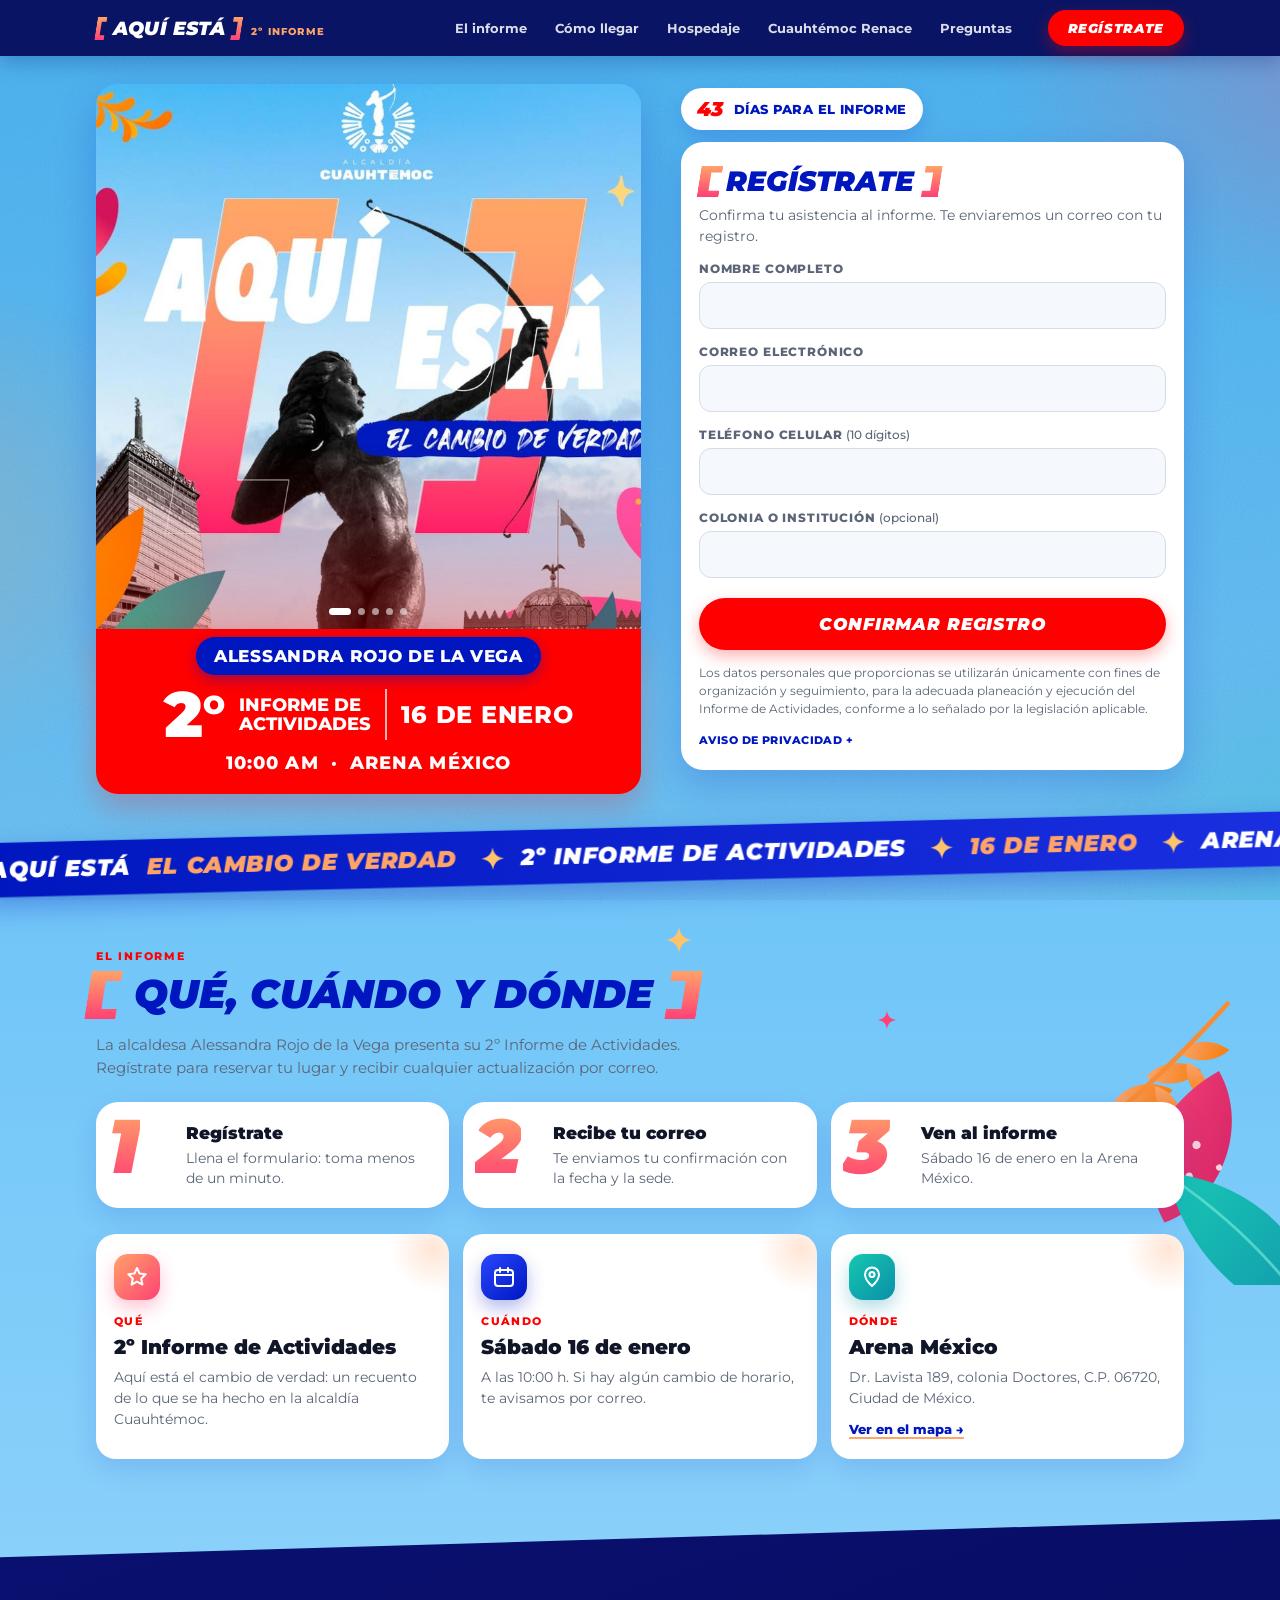
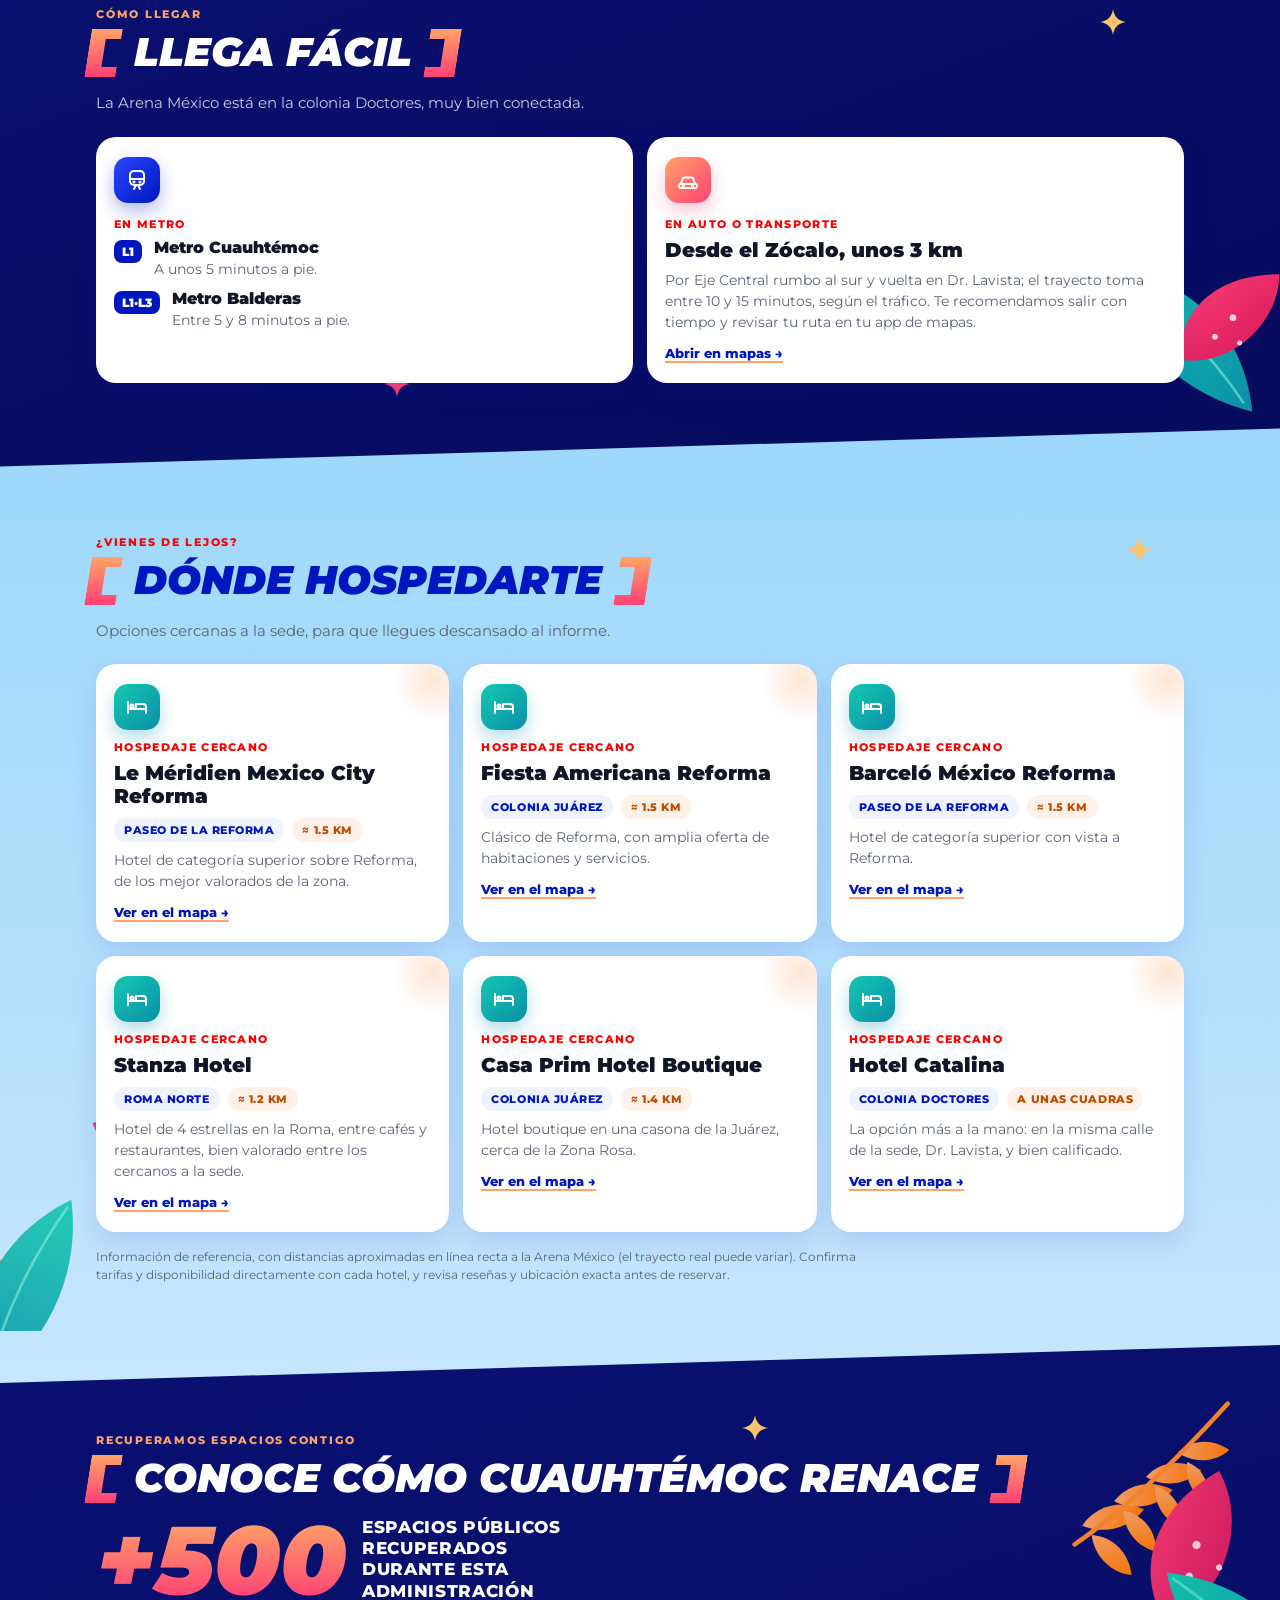
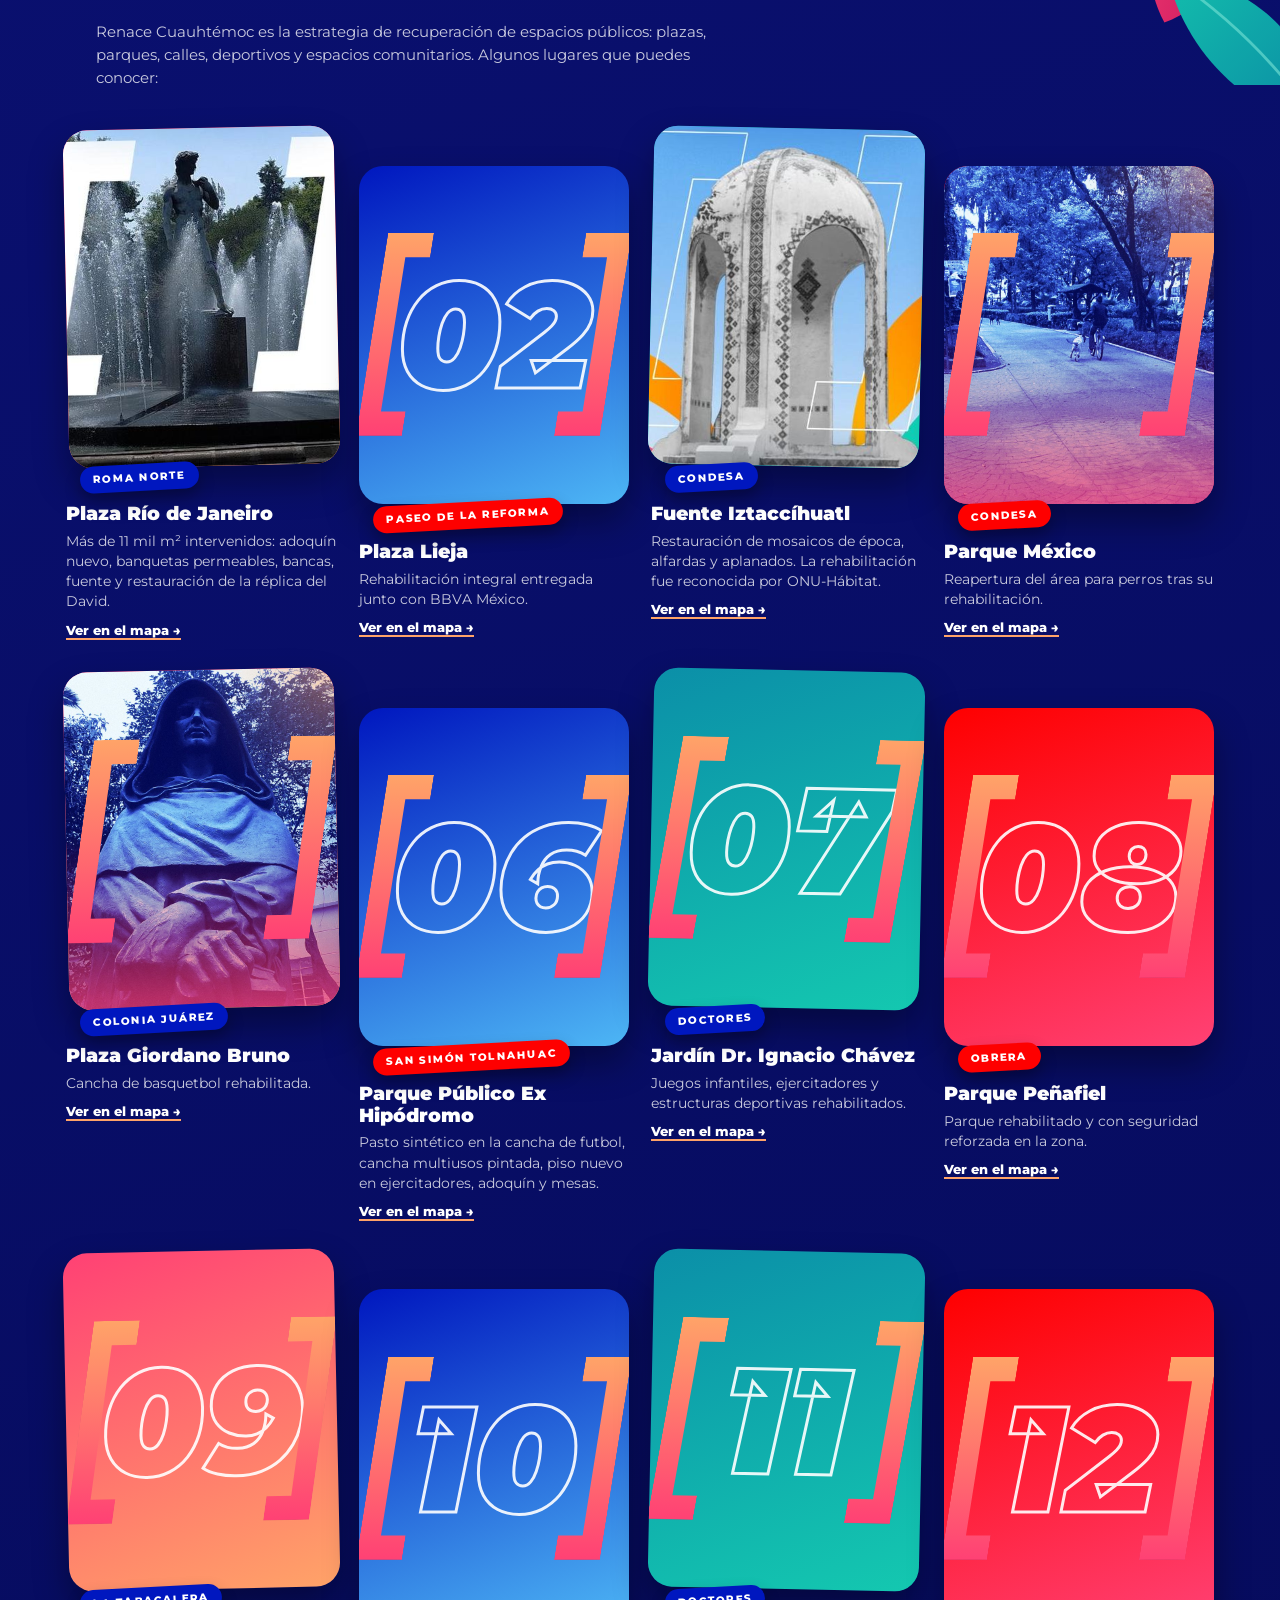
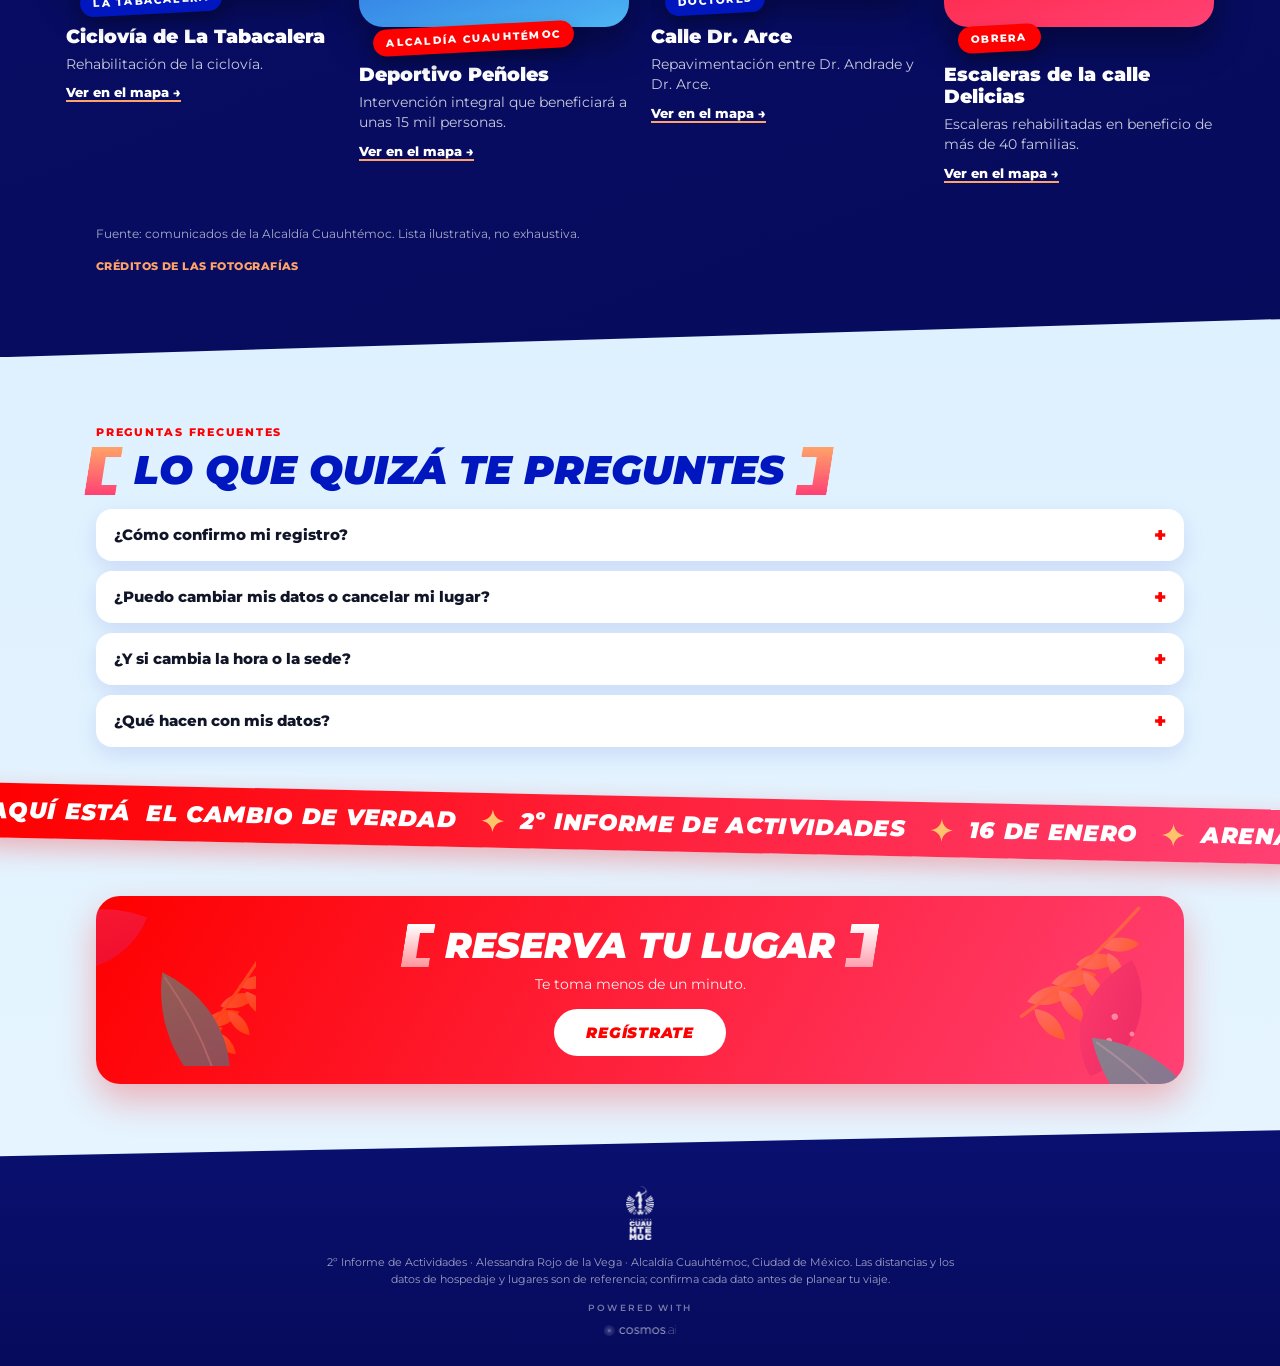
<file: index.html>
<!doctype html>
<html lang="es">
<head>
<meta charset="utf-8">
<meta name="viewport" content="width=device-width, initial-scale=1, viewport-fit=cover">
<meta name="robots" content="noindex, nofollow">
<title>Aquí está · 2º Informe de Actividades · Regístrate</title>
<meta name="description" content="Regístrate al 2º Informe de Actividades de Alessandra Rojo de la Vega. 16 de enero.">
<meta property="og:type" content="website">
<meta property="og:locale" content="es_MX">
<meta property="og:title" content="2º Informe de Actividades · Regístrate">
<meta property="og:description" content="Alessandra Rojo de la Vega · 16 de enero. Aquí está el cambio de verdad.">
<meta property="og:url" content="https://aquiesta.online/">
<meta property="og:image" content="https://aquiesta.online/preview-informe-v1.jpg">
<meta property="og:image:secure_url" content="https://aquiesta.online/preview-informe-v1.jpg">
<meta property="og:image:type" content="image/jpeg">
<meta property="og:image:alt" content="2º Informe de Actividades · Alessandra Rojo de la Vega · 16 de enero">
<meta property="og:image:width" content="1200">
<meta property="og:image:height" content="630">
<meta name="twitter:card" content="summary_large_image">
<meta name="twitter:image" content="https://aquiesta.online/preview-informe-v1.jpg">
<link rel="preconnect" href="https://fonts.googleapis.com">
<link rel="preconnect" href="https://fonts.gstatic.com" crossorigin>
<link href="https://fonts.googleapis.com/css2?family=Montserrat:ital,wght@0,500;0,600;0,700;0,800;0,900;1,800;1,900&display=swap" rel="stylesheet">
<link rel="preload" as="image" href="img/hero-0.jpg">
<style>
:root{--azul:#0017bf;--noche:#060b5c;--rojo:#fe0000;--cielo:#4db6f5;--naranja:#ffa368;--rosa:#ff4174;--tinta:#101528;--mute:#5b6577;--linea:#d5dce8;--err:#d40000}
*{box-sizing:border-box;margin:0}
html{-webkit-text-size-adjust:100%;scroll-behavior:smooth}
body{font-family:Montserrat,system-ui,sans-serif;color:var(--tinta);min-height:100vh;position:relative;overflow-x:hidden;
  background:linear-gradient(180deg,var(--cielo) 0,#86cffa 24%,#cfeafd 52%,#e7f5ff 100%)}
body::before{content:"";position:fixed;inset:0;pointer-events:none;z-index:0;opacity:.08;mix-blend-mode:multiply;
  background-image:url("data:image/svg+xml;utf8,<svg xmlns='http://www.w3.org/2000/svg' width='180' height='180'><filter id='n'><feTurbulence type='fractalNoise' baseFrequency='.85' numOctaves='2' stitchTiles='stitch'/><feColorMatrix values='0 0 0 0 0  0 0 0 0 0  0 0 0 0 0  0 0 0 .9 0'/></filter><rect width='100%' height='100%' filter='url(%23n)'/></svg>")}
body::after{content:"";position:fixed;inset:0;pointer-events:none;z-index:0;
  background:radial-gradient(560px 400px at 108% 6%,rgba(255,65,116,.28),transparent 70%),radial-gradient(520px 380px at -12% 58%,rgba(255,163,104,.28),transparent 70%),radial-gradient(460px 320px at 105% 96%,rgba(0,200,170,.18),transparent 70%)}
main,.top,.pie{position:relative;z-index:1}
a{color:inherit}
/* barra superior */
.top{position:sticky;top:0;z-index:30;background:rgba(6,11,92,.94);-webkit-backdrop-filter:blur(8px);backdrop-filter:blur(8px);padding-top:env(safe-area-inset-top);box-shadow:0 6px 20px rgba(6,11,92,.25)}
.top-in{max-width:1120px;margin:0 auto;display:flex;align-items:center;gap:16px;padding:10px 16px}
.brand{display:flex;align-items:baseline;gap:9px;text-decoration:none;color:#fff;white-space:nowrap}
.brand b{font-weight:900;font-style:italic;text-transform:uppercase;font-size:19px;letter-spacing:.01em}
.brand span{font-size:10px;font-weight:800;letter-spacing:.12em;text-transform:uppercase;color:var(--naranja)}
.nav{display:none;margin-left:auto;gap:4px}
.nav a,.chips a{text-decoration:none;color:rgba(255,255,255,.86);font-weight:700;font-size:13px;padding:8px 12px;border-radius:999px;white-space:nowrap}
.nav a:hover{background:rgba(255,255,255,.12);color:#fff}
.btn-top{margin-left:auto;background:var(--rojo);color:#fff;text-decoration:none;font-weight:900;font-style:italic;text-transform:uppercase;letter-spacing:.05em;font-size:13px;padding:10px 20px;border-radius:999px;box-shadow:0 6px 16px rgba(254,0,0,.35);white-space:nowrap}
.chips{display:flex;gap:2px;overflow-x:auto;padding:0 12px 9px;scrollbar-width:none;-webkit-overflow-scrolling:touch}
.chips::-webkit-scrollbar{display:none}
.chips a{background:rgba(255,255,255,.08)}
section[id],#registro{scroll-margin-top:104px}
.wrap{max-width:1120px;margin:0 auto;padding:16px 16px 0}
/* héroe */
.hero-grid{display:grid;gap:18px;grid-template-columns:minmax(0,1fr)}
.hero{position:relative;aspect-ratio:1/1;border-radius:22px 22px 0 0;overflow:hidden;background:var(--cielo);box-shadow:0 18px 40px rgba(0,23,191,.22)}
.sl{position:absolute;inset:0;width:100%;height:100%;object-fit:cover;opacity:0;transition:opacity 1.1s ease;transform:scale(1)}
.sl.on{opacity:1;animation:kb 7.5s ease-out forwards}
@keyframes kb{from{transform:scale(1)}to{transform:scale(1.07)}}
.hero::after{content:"";position:absolute;left:0;right:0;bottom:0;height:34%;background:linear-gradient(180deg,transparent,rgba(254,0,0,.28));pointer-events:none}
.dots{position:absolute;left:0;right:0;bottom:14px;display:flex;justify-content:center;gap:7px;z-index:2}
.dots span{display:block;width:7px;height:7px;border-radius:99px;background:rgba(255,255,255,.55);transition:all .35s}
.dots span.on{width:22px;background:#fff}
.cinta{position:relative;background:var(--rojo);color:#fff;padding:18px 18px 20px;border-radius:0 0 22px 22px;text-align:center;box-shadow:0 14px 30px rgba(254,0,0,.22)}
.pill{display:inline-block;background:var(--azul);color:#fff;font-weight:800;letter-spacing:.04em;font-size:clamp(13px,3.9vw,17px);padding:9px 18px;border-radius:999px;text-transform:uppercase;margin-top:-34px;position:relative;box-shadow:0 4px 14px rgba(0,23,191,.4)}
.inf{display:flex;justify-content:center;align-items:center;gap:14px;margin-top:14px;text-transform:uppercase;line-height:1.05}
.inf b{font-weight:900;font-size:clamp(46px,14vw,64px);line-height:.8}
.inf b sup{font-size:.4em;vertical-align:top;position:relative;top:.25em}
.inf span{font-weight:800;font-size:clamp(14px,4.2vw,18px);text-align:left}
.inf i{width:2px;align-self:stretch;background:rgba(255,255,255,.7)}
.inf em{font-style:normal;font-weight:800;font-size:clamp(17px,5.4vw,24px);letter-spacing:.03em}
.lugar{margin-top:12px;font-weight:800;font-size:clamp(14px,4.3vw,18px);letter-spacing:.06em;text-transform:uppercase;color:#fff}
.faltan{display:none;align-items:center;gap:10px;background:#fff;border-radius:999px;padding:9px 16px;margin:0 0 12px;box-shadow:0 8px 20px rgba(0,23,191,.15);font-weight:800;font-size:13px;color:var(--azul);letter-spacing:.03em;text-transform:uppercase;width:max-content;max-width:100%}
.faltan b{font-weight:900;font-size:20px;font-style:italic;color:var(--rojo)}
/* formulario */
.card{background:#fff;border-radius:22px;padding:24px 18px 18px;box-shadow:0 14px 36px rgba(0,23,191,.18)}
.card h1{font-weight:900;font-style:italic;text-transform:uppercase;font-size:28px;line-height:1;color:var(--azul)}
.card .sub{color:var(--mute);font-size:14px;line-height:1.45;margin:8px 0 6px}
label{display:block;font-size:12px;font-weight:800;letter-spacing:.07em;text-transform:uppercase;color:var(--mute);margin:15px 0 6px}
label i{font-style:normal;font-weight:500;text-transform:none;letter-spacing:0}
input[type=text],input[type=email],input[type=tel]{width:100%;font:inherit;font-size:16px;color:var(--tinta);background:#f5f8fc;border:1.5px solid var(--linea);border-radius:12px;padding:13px 14px;outline:none;-webkit-appearance:none;appearance:none}
input:focus{border-color:var(--azul);box-shadow:0 0 0 3px rgba(0,23,191,.15);background:#fff}
.hp{position:absolute;left:-9999px;width:1px;height:1px;overflow:hidden}
button{margin-top:20px;width:100%;font-family:inherit;font-size:17px;font-weight:900;font-style:italic;text-transform:uppercase;letter-spacing:.05em;color:#fff;background:var(--rojo);border:0;border-radius:999px;padding:16px;cursor:pointer;-webkit-appearance:none;box-shadow:0 6px 16px rgba(254,0,0,.3)}
button:disabled{opacity:.6;cursor:default}
.msg{margin-top:12px;font-size:14px;font-weight:600;color:var(--err);line-height:1.4}
.note{font-size:12px;color:var(--mute);line-height:1.5;margin-top:14px}
.priv{margin-top:10px;font-size:12px;color:var(--mute);line-height:1.5}
.priv summary{cursor:pointer;font-weight:800;letter-spacing:.04em;text-transform:uppercase;font-size:11px;color:var(--azul);padding:4px 0;list-style:none}
.priv summary::-webkit-details-marker{display:none}
.priv summary::after{content:' +'}.priv[open] summary::after{content:' –'}
.priv div{padding:6px 0 2px}.priv p{margin:0 0 8px}
.ok{display:none;text-align:center;padding:26px 6px 14px}
.ok .tick{width:68px;height:68px;border-radius:50%;background:var(--azul);color:#fff;font-size:38px;font-weight:800;display:flex;align-items:center;justify-content:center;margin:0 auto 16px}
.ok h2{font-weight:900;font-style:italic;text-transform:uppercase;font-size:30px;line-height:1;color:var(--azul)}
.ok p{color:var(--mute);margin-top:12px;font-size:15px;line-height:1.5}.ok p b{color:var(--tinta)}
.dato{margin:18px 0 0;border-top:1px solid var(--linea);text-align:left}
.dato div{display:flex;gap:14px;padding:12px 0;border-bottom:1px solid var(--linea);font-size:15px}
.dato small{flex:0 0 74px;font-size:11px;font-weight:800;letter-spacing:.08em;text-transform:uppercase;color:var(--mute);padding-top:3px}
/* secciones */
.sec{padding:46px 0 6px}
.in{max-width:1120px;margin:0 auto;padding:0 16px}
.kick{display:inline-block;font-size:11px;font-weight:800;letter-spacing:.16em;text-transform:uppercase;color:var(--rojo);margin-bottom:8px}
.sec h2,.res h2{font-weight:900;font-style:italic;text-transform:uppercase;font-size:clamp(26px,7vw,40px);line-height:1;color:var(--azul);margin-bottom:14px}
.lead{color:var(--mute);font-size:15px;line-height:1.55;margin:0 0 22px;max-width:640px}.lead:empty{display:none}
.grid{display:grid;gap:14px;grid-template-columns:minmax(0,1fr)}
.tarjeta{background:#fff;border-radius:20px;padding:20px 18px;box-shadow:0 10px 28px rgba(0,23,191,.12)}
.tarjeta small{display:block;font-size:11px;font-weight:800;letter-spacing:.12em;text-transform:uppercase;color:var(--rojo);margin-bottom:8px}
.tarjeta b{display:block;font-size:20px;font-weight:900;line-height:1.15;color:var(--tinta)}
.tarjeta p{color:var(--mute);font-size:14px;line-height:1.5;margin-top:8px}
.tarjeta a.ver{display:inline-block;margin-top:12px;font-weight:800;font-size:13px;color:var(--azul);text-decoration:none;border-bottom:2px solid var(--naranja)}
.res{background:linear-gradient(180deg,#0a1070,var(--noche));margin-top:40px;padding:48px 0 44px;color:#fff}
.res h2{color:#fff}.res .kick{color:var(--naranja)}
.res .lead{color:rgba(255,255,255,.75)}
.stats{display:grid;gap:12px;grid-template-columns:minmax(0,1fr) minmax(0,1fr)}
.stat{background:rgba(255,255,255,.07);border:1px solid rgba(255,255,255,.14);border-radius:18px;padding:18px 14px}
.stat b{display:block;font-weight:900;font-style:italic;font-size:clamp(30px,8.5vw,46px);line-height:1;color:var(--naranja)}
.stat span{display:block;font-weight:700;font-size:13px;line-height:1.35;margin-top:8px}
.stat em{display:block;font-style:normal;font-size:11px;color:rgba(255,255,255,.6);margin-top:5px}
.res .nota{font-size:11px;line-height:1.5;color:rgba(255,255,255,.62);margin-top:16px;max-width:760px}
.dato-c{background:#fff;border-radius:20px;padding:20px 18px;box-shadow:0 10px 28px rgba(0,23,191,.12)}
.dato-c b{display:block;font-weight:900;font-style:italic;font-size:clamp(28px,7vw,38px);line-height:1;color:var(--azul)}
.dato-c span{display:block;font-size:14px;line-height:1.45;margin-top:8px}
.dato-c em{display:block;font-style:normal;font-size:11px;color:var(--mute);margin-top:8px}
.hotel .zona{display:flex;flex-wrap:wrap;gap:8px;margin-top:10px}
.hotel .zona i{font-style:normal;font-size:11px;font-weight:800;letter-spacing:.05em;text-transform:uppercase;background:#eef3ff;color:var(--azul);border-radius:999px;padding:5px 10px}
.hotel .zona i.d{background:#fff1e8;color:#c24a00}
.aviso{font-size:12px;line-height:1.55;color:var(--mute);margin-top:16px;max-width:760px}
.lug{position:relative;border-radius:20px;overflow:hidden;background:#fff;box-shadow:0 10px 28px rgba(0,23,191,.14);display:flex;flex-direction:column}
.lug img{display:block;width:100%;aspect-ratio:4/3;object-fit:cover;background:#9ad3fa}
.lug .t{padding:16px 16px 18px}
.lug .t small{font-size:11px;font-weight:800;letter-spacing:.12em;text-transform:uppercase;color:var(--rojo)}
.lug .t b{display:block;font-size:18px;font-weight:900;line-height:1.15;margin-top:6px}
.lug .t p{color:var(--mute);font-size:13.5px;line-height:1.5;margin-top:6px}
.lug .t a{display:inline-block;margin-top:10px;font-weight:800;font-size:13px;color:var(--azul);text-decoration:none;border-bottom:2px solid var(--naranja)}
.lug.sf{background:linear-gradient(135deg,#fff 0,#f1f6ff 100%)}
.lug.sf .t{padding:20px 18px}
.metro{display:flex;flex-direction:column;gap:10px;margin-top:6px}
.metro>div{display:flex;gap:12px;align-items:flex-start;font-size:14px;line-height:1.45}.metro>div>div{display:block}
.metro span{flex:0 0 auto;background:var(--azul);color:#fff;font-weight:900;font-size:12px;border-radius:8px;padding:3px 8px;margin-top:1px}
.faq details{background:#fff;border-radius:16px;padding:0 18px;margin-bottom:10px;box-shadow:0 8px 22px rgba(0,23,191,.10)}
.faq summary{cursor:pointer;font-weight:800;font-size:15px;padding:16px 0;list-style:none;display:flex;justify-content:space-between;gap:14px}
.faq summary::-webkit-details-marker{display:none}.faq summary::after{content:'+';color:var(--rojo);font-weight:900;font-size:20px;line-height:1}
.faq details[open] summary::after{content:'–'}
.faq p{color:var(--mute);font-size:14px;line-height:1.55;padding:0 0 16px}
.banda{margin:46px auto 0;max-width:1120px;padding:0 16px}
.banda div{background:var(--rojo);color:#fff;border-radius:24px;padding:28px 22px;text-align:center;box-shadow:0 16px 36px rgba(254,0,0,.28)}
.banda b{display:block;font-weight:900;font-style:italic;text-transform:uppercase;font-size:clamp(24px,6.5vw,36px);line-height:1}
.banda p{font-size:14px;margin:8px 0 16px;opacity:.92}
.banda a{display:inline-block;background:#fff;color:var(--rojo);font-weight:900;font-style:italic;text-transform:uppercase;letter-spacing:.05em;text-decoration:none;padding:14px 32px;border-radius:999px;font-size:15px}
.js .rv{opacity:0;transform:translateY(18px);transition:opacity .8s ease,transform .8s ease}
.js .rv.vis{opacity:1;transform:none}
.cta{position:fixed;left:50%;bottom:calc(16px + env(safe-area-inset-bottom));transform:translateX(-50%);z-index:40;background:var(--rojo);color:#fff;text-decoration:none;font-weight:900;font-style:italic;text-transform:uppercase;letter-spacing:.06em;font-size:15px;padding:14px 30px;border-radius:999px;box-shadow:0 10px 26px rgba(254,0,0,.4);transition:opacity .3s,transform .3s}
.cta.off{opacity:0;pointer-events:none;transform:translate(-50%,12px)}
.pie{background:linear-gradient(180deg,#0a1070,var(--noche));margin-top:46px;padding:26px 16px calc(26px + env(safe-area-inset-bottom));text-align:center;color:rgba(255,255,255,.6)}
.pie img.al{height:54px;width:auto;opacity:.9;margin-bottom:10px}
.pie p{font-size:11px;line-height:1.55;max-width:640px;margin:0 auto 14px}
.pie span{display:block;font-size:9px;font-weight:600;letter-spacing:.24em;text-transform:uppercase;color:rgba(255,255,255,.45);margin-bottom:8px}
.pie img.cs{height:13px;width:auto;opacity:.62}
@media (max-width:699px){.stats .stat:last-child:nth-child(odd){grid-column:1/-1}.lug img{aspect-ratio:16/10}}
@media (min-width:700px){
  .grid.c2{grid-template-columns:repeat(2,minmax(0,1fr))}.grid.c3{grid-template-columns:repeat(3,minmax(0,1fr))}
  .stats{grid-template-columns:repeat(3,minmax(0,1fr))}
}
@media (min-width:900px){
  .chips{display:none}.nav{display:flex}.btn-top{margin-left:8px}
  section[id],#registro{scroll-margin-top:84px}
  .wrap{padding-top:28px}
  .hero-grid{grid-template-columns:minmax(0,1.04fr) minmax(0,.96fr);gap:40px;align-items:start}
  .hr{position:sticky;top:88px}
  .faltan{display:flex}
  .hero{aspect-ratio:1/1}
  .sec{padding-top:64px}
  .stats{grid-template-columns:repeat(5,minmax(0,1fr))}
  .grid.c4{grid-template-columns:repeat(4,minmax(0,1fr))}
  .grid.c5{grid-template-columns:repeat(5,minmax(0,1fr))}
  .cta{display:none}
}
@media (prefers-reduced-motion:reduce){.sl.on{animation:none}.js .rv{opacity:1;transform:none;transition:none}html{scroll-behavior:auto}}

/* ===== identidad gráfica v4 ===== */
html{overflow-x:clip}main{counter-reset:s;overflow-x:clip}
.sec,.banda{position:relative}
.sec>.in{position:relative;z-index:1}
.sec>.in::before{display:none;counter-increment:s;content:counter(s,decimal-leading-zero);position:absolute;right:14px;top:-10px;font-weight:900;font-style:italic;font-size:clamp(70px,20vw,150px);line-height:.8;color:transparent;-webkit-text-stroke:2px rgba(255,255,255,.75);pointer-events:none;z-index:-1}
.dark>.in::before{-webkit-text-stroke-color:rgba(255,255,255,.16)}
.dc{position:absolute;pointer-events:none;background-repeat:no-repeat;background-size:contain;z-index:0}
.dc.a{width:clamp(150px,30vw,300px);aspect-ratio:1;right:-46px;top:6px;background-image:url(img/hojas-a.svg);opacity:.95}
.dc.b{width:clamp(150px,28vw,280px);aspect-ratio:1;left:-60px;bottom:-40px;background-image:url(img/hojas-b.svg);transform:scaleX(-1);opacity:.9}
.dc.c{width:clamp(120px,22vw,220px);aspect-ratio:1.3;right:-30px;bottom:-30px;background-image:url(img/hojas-c.svg)}
.sp{position:absolute;pointer-events:none;width:26px;height:26px;background:url(img/chispa.svg) center/contain no-repeat;animation:tw 3.2s ease-in-out infinite;z-index:1}
.sp.r{background-image:url(img/chispa-b.svg)}
@keyframes tw{0%,100%{transform:scale(.7) rotate(0);opacity:.7}50%{transform:scale(1.15) rotate(20deg);opacity:1}}
/* íconos */
.ic{width:46px;height:46px;border-radius:14px;display:flex;align-items:center;justify-content:center;margin-bottom:14px;background:linear-gradient(135deg,var(--naranja),var(--rosa));box-shadow:0 8px 18px rgba(255,65,116,.3)}
.ic svg{width:24px;height:24px;stroke:#fff;fill:none;stroke-width:2;stroke-linecap:round;stroke-linejoin:round}
.ic.az{background:linear-gradient(135deg,#2a47ff,var(--azul));box-shadow:0 8px 18px rgba(0,23,191,.3)}
.ic.tl{background:linear-gradient(135deg,#14c8b0,#0b8fa8);box-shadow:0 8px 18px rgba(11,143,168,.3)}
.tarjeta{position:relative;overflow:hidden}
.tarjeta::after{content:"";position:absolute;right:-26px;top:-26px;width:84px;height:84px;border-radius:50%;background:radial-gradient(circle,rgba(255,163,104,.28),transparent 70%)}
/* banda deslizante */
.mq{position:relative;z-index:2;overflow:hidden;background:linear-gradient(90deg,var(--azul),#1a2fe0);color:#fff;margin:34px 0 0;padding:13px 0;transform:rotate(-1.4deg) scale(1.03);box-shadow:0 10px 26px rgba(0,23,191,.3)}
.mq .tr{display:flex;width:max-content;animation:mq 34s linear infinite}
.mq span{font-weight:900;font-style:italic;text-transform:uppercase;font-size:clamp(15px,4vw,22px);letter-spacing:.04em;white-space:nowrap;padding:0 8px;display:flex;align-items:center;gap:16px}
.mq span::after{content:"";width:22px;height:22px;background:url(img/chispa.svg) center/contain no-repeat;margin-left:8px}
.mq span b{color:var(--naranja);font-weight:900}
@keyframes mq{to{transform:translateX(-50%)}}
.mq.rojo{background:linear-gradient(90deg,var(--rojo),var(--rosa));transform:rotate(1.2deg) scale(1.03);box-shadow:0 10px 26px rgba(254,0,0,.28)}
.mq.rojo span b{color:#fff}
/* pasos */
.pasos{display:grid;gap:14px;grid-template-columns:minmax(0,1fr);margin:6px 0 26px;counter-reset:p}
.paso{position:relative;background:#fff;border-radius:22px;padding:22px 18px 18px 84px;box-shadow:0 10px 28px rgba(0,23,191,.12);overflow:hidden}
.paso::before{counter-increment:p;content:counter(p);position:absolute;left:12px;top:6px;font-weight:900;font-style:italic;font-size:76px;line-height:1;background:linear-gradient(180deg,var(--naranja),var(--rosa));-webkit-background-clip:text;background-clip:text;color:transparent;-webkit-text-fill-color:transparent}
.paso b{display:block;font-size:17px;font-weight:900;line-height:1.15}
.paso p{color:var(--mute);font-size:13.5px;line-height:1.45;margin-top:6px}
/* sección oscura con corte diagonal */
.dark{background:linear-gradient(160deg,#0a1070,var(--noche));color:#fff;margin-top:54px;padding:84px 0 84px;clip-path:polygon(0 38px,100% 0,100% calc(100% - 38px),0 100%);overflow:hidden}
.dark h2{color:#fff}.dark .kick{color:var(--naranja)}.dark .lead{color:rgba(255,255,255,.78)}
.dark .tarjeta::after{display:none}
/* hoteles y lugares */
.hotel .ic{margin-bottom:10px}
.lug .top-b{position:relative;aspect-ratio:4/3;overflow:hidden;background:linear-gradient(135deg,var(--c1),var(--c2));display:flex;align-items:flex-end;padding:0 16px 12px}
.lug .top-b::before{content:"";position:absolute;right:-18px;top:-22px;width:130px;height:130px;background:url(img/hojas-c.svg) center/contain no-repeat;opacity:.55}
.lug .top-b::after{content:"";position:absolute;left:38%;top:14px;width:20px;height:20px;background:url(img/chispa.svg) center/contain no-repeat;opacity:.9}
.lug .top-b svg{position:relative;width:42px;height:42px;stroke:#fff;fill:none;stroke-width:2;stroke-linecap:round;stroke-linejoin:round;filter:drop-shadow(0 4px 8px rgba(0,0,0,.25))}
.lug.c0{--c1:#ff4174;--c2:#ffa368}.lug.c1{--c1:#0017bf;--c2:#4db6f5}.lug.c2{--c1:#0b8fa8;--c2:#14c8b0}.lug.c3{--c1:#fe0000;--c2:#ff4174}
.lug:hover{transform:translateY(-3px)}.lug{transition:transform .25s}
.cred{margin-top:16px;font-size:12px;color:var(--mute)}.dark .cred{color:rgba(255,255,255,.7)}.dark .cred summary,.dark .cred a{color:var(--naranja)}.cred summary{cursor:pointer;font-weight:800;letter-spacing:.04em;text-transform:uppercase;font-size:11px;color:var(--azul);list-style:none}.cred summary::-webkit-details-marker{display:none}.cred ul{margin:8px 0 6px 16px;line-height:1.6}.cred a{color:var(--azul)}.cred p{margin:4px 0 0}

/* ===== corchetes [ ] del cartel ===== */
.sec h2,.banda b,.card h1,.brand b{--b1:#ffa368;--b2:#ff4174;position:relative}
.sec h2,.banda b{display:block;width:fit-content;max-width:100%;padding:.08em 1.15em .12em}
.card h1{display:block;width:fit-content;padding:.04em .95em .08em}
.brand b{padding:0 .9em}
.sec h2::before,.sec h2::after,.banda b::before,.banda b::after,.card h1::before,.brand b::before,.brand b::after,.card h1:after{content:"";position:absolute;top:0;bottom:0;width:.78em;background:linear-gradient(180deg,var(--b1),var(--b2));clip-path:polygon(0 0,100% 0,100% 21%,50% 21%,50% 79%,100% 79%,100% 100%,0 100%);transform:skewX(-9deg)}
.sec h2::before,.banda b::before,.card h1::before,.brand b::before{left:0}
.sec h2::after,.banda b::after,.card h1::after,.brand b::after{right:0;transform:skewX(-9deg) scaleX(-1)}
.card h1::after{margin:0;height:auto;border-radius:0;width:.62em;background:linear-gradient(180deg,var(--b1),var(--b2))}
.card h1{margin-bottom:2px}
.brand b{--b1:#ffa368;--b2:#ff4174}.brand b::before,.brand b::after{width:.5em}
.banda b{--b1:#fff;--b2:rgba(255,255,255,.55);margin:0 auto}
.dark h2{--b1:#ffa368;--b2:#ff4174}
.sec h2{margin-left:-.2em}

.dark .aviso{color:rgba(255,255,255,.65)}
.cifra{display:flex;align-items:center;gap:16px;margin:2px 0 18px}
.cifra b{font-weight:900;font-style:italic;font-size:clamp(54px,15vw,96px);line-height:.85;background:linear-gradient(180deg,var(--naranja),var(--rosa));-webkit-background-clip:text;background-clip:text;color:transparent;-webkit-text-fill-color:transparent}
.cifra span{font-weight:800;text-transform:uppercase;letter-spacing:.04em;font-size:clamp(13px,3.6vw,17px);line-height:1.25;max-width:240px}
.rn small{color:var(--azul)}

/* ===== Renace: collage editorial ===== */
.rnw{position:relative;z-index:1;max-width:1180px;margin:0 auto;padding:6px 0 8px}
.rn-wrap{display:flex;gap:16px;overflow-x:auto;scroll-snap-type:x mandatory;padding:10px 16px 18px;scrollbar-width:none;-webkit-overflow-scrolling:touch}
.rn-wrap::-webkit-scrollbar{display:none}
.rc{position:relative;flex:0 0 72%;scroll-snap-align:center;color:#fff}
.rc .m{position:relative;aspect-ratio:4/5;border-radius:24px;overflow:hidden;background:linear-gradient(160deg,var(--g1),var(--g2));box-shadow:0 18px 34px rgba(0,0,0,.35);isolation:isolate}
.rc .m.c0{--g1:#ff4174;--g2:#ffa368}.rc .m.c1{--g1:#0017bf;--g2:#4db6f5}.rc .m.c2{--g1:#0b8fa8;--g2:#14c8b0}.rc .m.c3{--g1:#fe0000;--g2:#ff4174}
.rc .m img{position:absolute;inset:0;width:100%;height:100%;object-fit:cover;transition:transform .8s ease}
.rc:hover .m img{transform:scale(1.05)}
.rc .m::before,.rc .m::after{content:"";position:absolute;z-index:3;top:20%;bottom:20%;width:17%;background:linear-gradient(180deg,#ffa368,#ff4174);clip-path:polygon(0 0,100% 0,100% 12%,46% 12%,46% 88%,100% 88%,100% 100%,0 100%);transform:skewX(-9deg);filter:drop-shadow(0 6px 10px rgba(0,0,40,.35))}
.rc .m::before{left:5%}.rc .m::after{right:5%;transform:skewX(-9deg) scaleX(-1)}
.rc .m.own::before,.rc .m.own::after{display:none}
.rc .m.tx .num{position:absolute;inset:0;display:flex;align-items:center;justify-content:center;font-weight:900;font-style:italic;font-size:clamp(84px,22vw,150px);color:transparent;-webkit-text-stroke:3px rgba(255,255,255,.9);z-index:2}
.rc .m.tx em{display:none;position:absolute;left:0;right:0;bottom:16px;text-align:center;font-style:normal;font-weight:800;font-size:11px;letter-spacing:.16em;text-transform:uppercase;z-index:2;color:#fff}
.rc .m.tx{background:linear-gradient(160deg,var(--g1),var(--g2))}
.rc .m.tx::selection{background:none}
.rc .tag{position:relative;z-index:4;display:inline-block;margin:-16px 0 0 14px;background:var(--azul);color:#fff;font-weight:800;font-size:10.5px;letter-spacing:.12em;text-transform:uppercase;padding:7px 13px;border-radius:999px;transform:rotate(-3deg);box-shadow:0 8px 16px rgba(0,0,0,.3)}
.rc:nth-child(even) .tag{background:var(--rojo)}
.rc b{display:block;font-size:19px;font-weight:900;line-height:1.15;margin:12px 0 0}
.rc p{color:rgba(255,255,255,.78);font-size:13.5px;line-height:1.5;margin-top:6px}
.rc a{display:inline-block;margin-top:10px;font-weight:800;font-size:13px;color:#fff;text-decoration:none;border-bottom:2px solid var(--naranja)}
.rc .m>.lf,.rc::after{content:none}
@media (min-width:900px){
  .rn-wrap{display:grid;grid-template-columns:repeat(4,minmax(0,1fr));gap:30px 22px;overflow:visible;padding:10px 16px 18px}
  .rc{flex:none}
  .rc:nth-child(4n+2),.rc:nth-child(4n+4){margin-top:38px}
  .rc:nth-child(4n+1) .m{transform:rotate(-1.2deg)}.rc:nth-child(4n+3) .m{transform:rotate(1.2deg)}
}
/* banda final y pie */
.banda div{position:relative;overflow:hidden;background:linear-gradient(120deg,var(--rojo),var(--rosa))}
.banda div::before{content:"";position:absolute;right:-30px;bottom:-40px;width:230px;height:230px;background:url(img/hojas-a.svg) center/contain no-repeat;opacity:.5}
.banda div::after{content:"";position:absolute;left:-40px;top:-30px;width:200px;height:200px;background:url(img/hojas-b.svg) center/contain no-repeat;opacity:.45}
.banda div>*{position:relative;z-index:1}
.pie{clip-path:polygon(0 26px,100% 0,100% 100%,0 100%);padding-top:56px}
/* encabezados del hero */

@media (min-width:700px){.pasos{grid-template-columns:repeat(3,minmax(0,1fr))}.paso{padding:22px 18px 20px 90px}}
@media (min-width:700px){.grid.c3>.lug:last-child:nth-child(3n+1){grid-column:1/-1;flex-direction:row;align-items:stretch}.grid.c3>.lug:last-child:nth-child(3n+1) .top-b{width:220px;aspect-ratio:auto;flex:0 0 auto}.grid.c3>.lug:last-child:nth-child(3n+1)>img{width:300px;flex:0 0 auto}}
@media (prefers-reduced-motion:reduce){.mq .tr,.sp{animation:none}}
</style>
</head>
<body>
<svg width="0" height="0" style="position:absolute" aria-hidden="true"><defs>
<symbol id="i-cal" viewBox="0 0 24 24"><rect x="3" y="5" width="18" height="16" rx="3"/><path d="M8 3v4M16 3v4M3 10h18"/></symbol>
<symbol id="i-pin" viewBox="0 0 24 24"><path d="M12 21s7-6.2 7-11.5A7 7 0 0 0 5 9.5C5 14.8 12 21 12 21z"/><circle cx="12" cy="9.5" r="2.5"/></symbol>
<symbol id="i-star" viewBox="0 0 24 24"><path d="M12 3l2.6 5.6 6.1.7-4.5 4.2 1.2 6L12 16.6 6.6 19.5l1.2-6L3.3 9.3l6.1-.7z"/></symbol>
<symbol id="i-metro" viewBox="0 0 24 24"><rect x="5" y="3" width="14" height="14" rx="4"/><path d="M5 11h14M9 21l2-4M15 21l-2-4"/><circle cx="9" cy="14" r=".6"/><circle cx="15" cy="14" r=".6"/></symbol>
<symbol id="i-auto" viewBox="0 0 24 24"><path d="M5 16l1.6-5.2A2 2 0 0 1 8.5 9.4h7a2 2 0 0 1 1.9 1.4L19 16"/><rect x="3" y="16" width="18" height="4" rx="2"/><circle cx="7.5" cy="18" r=".6"/><circle cx="16.5" cy="18" r=".6"/></symbol>
<symbol id="i-cama" viewBox="0 0 24 24"><path d="M3 18V7M3 14h18v4M21 14v-2a3 3 0 0 0-3-3h-7v5"/><circle cx="7" cy="11" r="1.6"/></symbol>
<symbol id="i-mail" viewBox="0 0 24 24"><rect x="3" y="5" width="18" height="14" rx="3"/><path d="M3.5 7.5l8.5 6 8.5-6"/></symbol>
<symbol id="i-form" viewBox="0 0 24 24"><rect x="5" y="3" width="14" height="18" rx="3"/><path d="M9 8h6M9 12h6M9 16h3"/></symbol>
<symbol id="i-hoja" viewBox="0 0 24 24"><path d="M5 19c0-8 5-14 15-14 0 9-5 14-13 14"/><path d="M5 19c3-5 6-8 10-10"/></symbol>
<symbol id="i-gente" viewBox="0 0 24 24"><circle cx="9" cy="8" r="3.2"/><path d="M3 20c0-3.5 2.7-6 6-6s6 2.5 6 6"/><circle cx="17" cy="9" r="2.4"/><path d="M16.5 14.2c2.7.2 4.5 2.2 4.5 5"/></symbol>
</defs></svg>
<header class="top">
  <div class="top-in">
    <a class="brand" href="#inicio"><b>Aquí está</b><span>2º Informe</span></a>
    <nav class="nav" aria-label="Secciones"><a href="#informe">El informe</a><a href="#llegar">Cómo llegar</a><a href="#hospedaje">Hospedaje</a><a href="#renace">Cuauhtémoc Renace</a><a href="#preguntas">Preguntas</a></nav>
    <a class="btn-top" href="#registro">Regístrate</a>
  </div>
  <nav class="chips" aria-label="Secciones"><a href="#informe">El informe</a><a href="#llegar">Cómo llegar</a><a href="#hospedaje">Hospedaje</a><a href="#renace">Cuauhtémoc Renace</a><a href="#preguntas">Preguntas</a></nav>
</header>

<main id="inicio">
  <div class="wrap hero-grid">
    <div class="hl">
      <section class="hero" aria-label="Aquí está el cambio de verdad">
        <img class="sl on" src="img/hero-0.jpg" alt="Aquí está el cambio de verdad. Alessandra Rojo de la Vega, 2º Informe de Actividades." fetchpriority="high">
        <img class="sl" data-src="img/hero-1.jpg" alt="Torre en Cuauhtémoc. Aquí está el cambio de verdad.">
        <img class="sl" data-src="img/hero-2.jpg" alt="Parque Río de Janeiro. Aquí está el cambio de verdad.">
        <img class="sl" data-src="img/hero-3.jpg" alt="Plaza Iztaccíhuatl. Aquí está el cambio de verdad.">
        <img class="sl" data-src="img/hero-4.jpg" alt="Kiosco Morisco. Aquí está el cambio de verdad.">
        <div class="dots" id="dots" aria-hidden="true"></div>
      </section>
      <div class="cinta">
        <div class="pill">Alessandra Rojo de la Vega</div>
        <div class="inf"><b>2<sup>o</sup></b><span>Informe de<br>Actividades</span><i></i><em>16 de enero</em></div>
        <div class="lugar">10:00 am &nbsp;·&nbsp; Arena México</div>
      </div>
    </div>

    <aside class="hr">
      <div class="faltan" id="faltan" aria-live="polite"><b id="dias">—</b><span id="faltanTxt">días para el informe</span></div>
      <div id="registro"><form class="card" id="f" novalidate>
        <div id="formBody">
          <h1>Regístrate</h1>
          <p class="sub">Confirma tu asistencia al informe. Te enviaremos un correo con tu registro.</p>
          <label for="nombre">Nombre completo</label>
          <input id="nombre" name="nombre" type="text" autocomplete="name" required maxlength="120">
          <label for="correo">Correo electrónico</label>
          <input id="correo" name="correo" type="email" autocomplete="email" inputmode="email" required maxlength="120">
          <label for="tel">Teléfono celular <i>(10 dígitos)</i></label>
          <input id="tel" name="telefono" type="tel" autocomplete="tel-national" inputmode="numeric" required maxlength="20">
          <label for="colonia">Colonia o institución <i>(opcional)</i></label>
          <input id="colonia" name="colonia" type="text" autocomplete="organization" maxlength="120">
          <div class="hp" aria-hidden="true"><label>No llenar<input type="text" name="web" tabindex="-1" autocomplete="off"></label></div>
          <button id="go" type="submit">Confirmar registro</button>
          <div class="msg" id="msg" role="alert"></div>
          <p class="note">Los datos personales que proporcionas se utilizarán únicamente con fines de organización y seguimiento, para la adecuada planeación y ejecución del Informe de Actividades, conforme a lo señalado por la legislación aplicable.</p>
          <details class="priv">
            <summary>Aviso de privacidad</summary>
            <div>
              <p><b>Responsable.</b> Alcaldía Cuauhtémoc, Ciudad de México.</p>
              <p><b>Datos que se recaban.</b> Nombre, correo electrónico, teléfono celular y, de manera opcional, colonia o institución.</p>
              <p><b>Finalidades.</b> Registrar y confirmar tu asistencia; enviarte información y actualizaciones del evento (sede, horario o cambios); organizar y planear la logística del informe; y darle seguimiento. Tus datos no se utilizarán para finalidades distintas a las señaladas.</p>
              <p><b>Tus derechos.</b> Puedes ejercer tus derechos de acceso, rectificación, cancelación y oposición (ARCO) ante la Unidad de Transparencia de la Alcaldía Cuauhtémoc, conforme a la Ley de Protección de Datos Personales en Posesión de Sujetos Obligados de la Ciudad de México.</p>
            </div>
          </details>
        </div>
        <div class="ok" id="ok" role="status">
          <div class="tick">✓</div>
          <h2>Registro confirmado</h2>
          <p>Gracias, <b id="okName"></b>.<br>Te enviamos un correo a <b id="okMail"></b>.<br>Si no lo ves, revisa tu carpeta de spam.</p>
          <div class="dato">
            <div><small>Evento</small><span><b>2º Informe de Actividades</b></span></div>
            <div><small>Fecha</small><span><b>Sábado 16 de enero</b></span></div>
            <div><small>Sede y hora</small><span id="okSede">Te las confirmamos por correo.</span></div>
          </div>
        </div>
      </form></div>
    </aside>
  </div>

<div class="mq " aria-hidden="true"><div class="tr"><span>Aquí está <b>el cambio de verdad</b></span><span>2º Informe de Actividades</span><span><b>16 de enero</b></span><span>Arena México</span><span>Aquí está <b>el cambio de verdad</b></span><span>2º Informe de Actividades</span><span><b>16 de enero</b></span><span>Arena México</span><span>Aquí está <b>el cambio de verdad</b></span><span>2º Informe de Actividades</span><span><b>16 de enero</b></span><span>Arena México</span><span>Aquí está <b>el cambio de verdad</b></span><span>2º Informe de Actividades</span><span><b>16 de enero</b></span><span>Arena México</span></div></div>
  <section class="sec rv" id="informe">
    <i class="dc a" style="top:104px"></i><i class="sp" style="left:52%;top:46px"></i><i class="sp r" style="right:30%;top:130px;width:18px;height:18px"></i>
    <div class="in">
      <span class="kick">El informe</span>
      <h2>Qué, cuándo y dónde</h2>
      <p class="lead">La alcaldesa Alessandra Rojo de la Vega presenta su 2º Informe de Actividades. Regístrate para reservar tu lugar y recibir cualquier actualización por correo.</p>
<div class="pasos"><div class="paso"><b>Regístrate</b><p>Llena el formulario: toma menos de un minuto.</p></div><div class="paso"><b>Recibe tu correo</b><p>Te enviamos tu confirmación con la fecha y la sede.</p></div><div class="paso"><b>Ven al informe</b><p>Sábado 16 de enero en la Arena México.</p></div></div>
      <div class="grid c3">
        <div class="tarjeta"><span class="ic "><svg><use href="#i-star"/></svg></span><small>Qué</small><b>2º Informe de Actividades</b><p>Aquí está el cambio de verdad: un recuento de lo que se ha hecho en la alcaldía Cuauhtémoc.</p></div>
        <div class="tarjeta"><span class="ic az"><svg><use href="#i-cal"/></svg></span><small>Cuándo</small><b>Sábado 16 de enero</b><p>A las 10:00 h. Si hay algún cambio de horario, te avisamos por correo.</p></div>
        <div class="tarjeta"><span class="ic tl"><svg><use href="#i-pin"/></svg></span><small>Dónde</small><b>Arena México</b><p>Dr. Lavista 189, colonia Doctores, C.P. 06720, Ciudad de México.</p><a class="ver" href="https://www.google.com/maps/search/?api=1&query=Arena+M%C3%A9xico+Doctores+Ciudad+de+Mexico" target="_blank" rel="noopener">Ver en el mapa →</a></div>
      </div>
    </div>
  </section>

  <section class="sec rv dark" id="llegar">
    <i class="dc c" style="right:-40px;bottom:46px"></i><i class="sp" style="right:12%;top:90px"></i><i class="sp r" style="left:30%;bottom:70px"></i>
    <div class="in">
      <span class="kick">Cómo llegar</span>
      <h2>Llega fácil</h2>
      <p class="lead">La Arena México está en la colonia Doctores, muy bien conectada.</p>
      <div class="grid c2">
        <div class="tarjeta"><span class="ic az"><svg><use href="#i-metro"/></svg></span><small>En Metro</small>
          <div class="metro">
            <div><span>L1</span><div><b style="font-size:16px">Metro Cuauhtémoc</b><p style="margin-top:2px">A unos 5 minutos a pie.</p></div></div>
            <div><span>L1·L3</span><div><b style="font-size:16px">Metro Balderas</b><p style="margin-top:2px">Entre 5 y 8 minutos a pie.</p></div></div>
          </div>
        </div>
        <div class="tarjeta"><span class="ic "><svg><use href="#i-auto"/></svg></span><small>En auto o transporte</small><b>Desde el Zócalo, unos 3 km</b><p>Por Eje Central rumbo al sur y vuelta en Dr. Lavista; el trayecto toma entre 10 y 15 minutos, según el tráfico. Te recomendamos salir con tiempo y revisar tu ruta en tu app de mapas.</p><a class="ver" href="https://www.google.com/maps/search/?api=1&query=Arena+M%C3%A9xico+Doctores+Ciudad+de+Mexico" target="_blank" rel="noopener">Abrir en mapas →</a></div>
      </div>
    </div>
  </section>

<section class="sec rv" id="hospedaje"><i class="dc b"></i><i class="sp" style="right:10%;top:70px"></i><div class="in"><span class="kick">¿Vienes de lejos?</span><h2>Dónde hospedarte</h2><p class="lead">Opciones cercanas a la sede, para que llegues descansado al informe.</p><div class="grid c3"><div class="tarjeta hotel"><span class="ic tl"><svg><use href="#i-cama"/></svg></span><small>Hospedaje cercano</small><b>Le Méridien Mexico City Reforma</b><div class="zona"><i>Paseo de la Reforma</i><i class="d">≈ 1.5 km</i></div><p>Hotel de categoría superior sobre Reforma, de los mejor valorados de la zona.</p><a class="ver" href="https://www.google.com/maps/search/?api=1&amp;query=Le+Meridien+Mexico+City+Reforma+Paseo+de+la+Reforma+69" target="_blank" rel="noopener">Ver en el mapa →</a></div><div class="tarjeta hotel"><span class="ic tl"><svg><use href="#i-cama"/></svg></span><small>Hospedaje cercano</small><b>Fiesta Americana Reforma</b><div class="zona"><i>Colonia Juárez</i><i class="d">≈ 1.5 km</i></div><p>Clásico de Reforma, con amplia oferta de habitaciones y servicios.</p><a class="ver" href="https://www.google.com/maps/search/?api=1&amp;query=Fiesta+Americana+Reforma+Paseo+de+la+Reforma+80+Ciudad+de+Mexico" target="_blank" rel="noopener">Ver en el mapa →</a></div><div class="tarjeta hotel"><span class="ic tl"><svg><use href="#i-cama"/></svg></span><small>Hospedaje cercano</small><b>Barceló México Reforma</b><div class="zona"><i>Paseo de la Reforma</i><i class="d">≈ 1.5 km</i></div><p>Hotel de categoría superior con vista a Reforma.</p><a class="ver" href="https://www.google.com/maps/search/?api=1&amp;query=Barcelo+Mexico+Reforma+Ciudad+de+Mexico" target="_blank" rel="noopener">Ver en el mapa →</a></div><div class="tarjeta hotel"><span class="ic tl"><svg><use href="#i-cama"/></svg></span><small>Hospedaje cercano</small><b>Stanza Hotel</b><div class="zona"><i>Roma Norte</i><i class="d">≈ 1.2 km</i></div><p>Hotel de 4 estrellas en la Roma, entre cafés y restaurantes, bien valorado entre los cercanos a la sede.</p><a class="ver" href="https://www.google.com/maps/search/?api=1&amp;query=Stanza+Hotel+Alvaro+Obregon+13+Roma+Norte+Ciudad+de+Mexico" target="_blank" rel="noopener">Ver en el mapa →</a></div><div class="tarjeta hotel"><span class="ic tl"><svg><use href="#i-cama"/></svg></span><small>Hospedaje cercano</small><b>Casa Prim Hotel Boutique</b><div class="zona"><i>Colonia Juárez</i><i class="d">≈ 1.4 km</i></div><p>Hotel boutique en una casona de la Juárez, cerca de la Zona Rosa.</p><a class="ver" href="https://www.google.com/maps/search/?api=1&amp;query=Casa+Prim+Hotel+Boutique+General+Prim+72+Ciudad+de+Mexico" target="_blank" rel="noopener">Ver en el mapa →</a></div><div class="tarjeta hotel"><span class="ic tl"><svg><use href="#i-cama"/></svg></span><small>Hospedaje cercano</small><b>Hotel Catalina</b><div class="zona"><i>Colonia Doctores</i><i class="d">A unas cuadras</i></div><p>La opción más a la mano: en la misma calle de la sede, Dr. Lavista, y bien calificado.</p><a class="ver" href="https://www.google.com/maps/search/?api=1&amp;query=Hotel+Catalina+Doctor+Lavista+21+Doctores+Ciudad+de+Mexico" target="_blank" rel="noopener">Ver en el mapa →</a></div></div><p class="aviso">Información de referencia, con distancias aproximadas en línea recta a la Arena México (el trayecto real puede variar). Confirma tarifas y disponibilidad directamente con cada hotel, y revisa reseñas y ubicación exacta antes de reservar.</p></div></section>
<section class="sec rv dark" id="renace"><i class="dc a" style="top:40px"></i><i class="sp" style="left:58%;top:70px"></i><div class="in"><span class="kick">Recuperamos espacios contigo</span><h2>Conoce cómo Cuauhtémoc Renace</h2><div class="cifra"><b>+500</b><span>espacios públicos recuperados durante esta administración</span></div><p class="lead">Renace Cuauhtémoc es la estrategia de recuperación de espacios públicos: plazas, parques, calles, deportivos y espacios comunitarios. Algunos lugares que puedes conocer:</p></div><div class="rnw"><div class="rn-wrap"><article class="rc"><div class="m ph c0 own"><img src="img/mos-1.jpg" alt="Plaza Río de Janeiro" loading="lazy"></div><span class="tag">Roma Norte</span><b>Plaza Río de Janeiro</b><p>Más de 11 mil m² intervenidos: adoquín nuevo, banquetas permeables, bancas, fuente y restauración de la réplica del David.</p><a href="https://www.google.com/maps/search/?api=1&amp;query=Plaza+Rio+de+Janeiro+Roma+Norte" target="_blank" rel="noopener">Ver en el mapa →</a></article><article class="rc"><div class="m tx c1"><span class="num">02</span><em>Paseo de la Reforma</em></div><span class="tag">Paseo de la Reforma</span><b>Plaza Lieja</b><p>Rehabilitación integral entregada junto con BBVA México.</p><a href="https://www.google.com/maps/search/?api=1&amp;query=Plaza+Lieja+Paseo+de+la+Reforma+510+Ciudad+de+Mexico" target="_blank" rel="noopener">Ver en el mapa →</a></article><article class="rc"><div class="m ph c2 own"><img src="img/mos-2.jpg" alt="Fuente Iztaccíhuatl" loading="lazy"></div><span class="tag">Condesa</span><b>Fuente Iztaccíhuatl</b><p>Restauración de mosaicos de época, alfardas y aplanados. La rehabilitación fue reconocida por ONU-Hábitat.</p><a href="https://www.google.com/maps/search/?api=1&amp;query=Plaza+Iztaccihuatl+Condesa+Ciudad+de+Mexico" target="_blank" rel="noopener">Ver en el mapa →</a></article><article class="rc"><div class="m ph c3"><img src="img/rn-mexico.jpg" alt="Parque México" loading="lazy"></div><span class="tag">Condesa</span><b>Parque México</b><p>Reapertura del área para perros tras su rehabilitación.</p><a href="https://www.google.com/maps/search/?api=1&amp;query=Parque+Mexico+Condesa+Ciudad+de+Mexico" target="_blank" rel="noopener">Ver en el mapa →</a></article><article class="rc"><div class="m ph c0"><img src="img/rn-giordano.jpg" alt="Plaza Giordano Bruno" loading="lazy"></div><span class="tag">Colonia Juárez</span><b>Plaza Giordano Bruno</b><p>Cancha de basquetbol rehabilitada.</p><a href="https://www.google.com/maps/search/?api=1&amp;query=Plaza+Giordano+Bruno+Ciudad+de+Mexico" target="_blank" rel="noopener">Ver en el mapa →</a></article><article class="rc"><div class="m tx c1"><span class="num">06</span><em>San Simón Tolnahuac</em></div><span class="tag">San Simón Tolnahuac</span><b>Parque Público Ex Hipódromo</b><p>Pasto sintético en la cancha de futbol, cancha multiusos pintada, piso nuevo en ejercitadores, adoquín y mesas.</p><a href="https://www.google.com/maps/search/?api=1&amp;query=Parque+Publico+Ex+Hipodromo+Calzada+Vallejo+Ciudad+de+Mexico" target="_blank" rel="noopener">Ver en el mapa →</a></article><article class="rc"><div class="m tx c2"><span class="num">07</span><em>Doctores</em></div><span class="tag">Doctores</span><b>Jardín Dr. Ignacio Chávez</b><p>Juegos infantiles, ejercitadores y estructuras deportivas rehabilitados.</p><a href="https://www.google.com/maps/search/?api=1&amp;query=Jardin+Doctor+Ignacio+Chavez+Doctores+Ciudad+de+Mexico" target="_blank" rel="noopener">Ver en el mapa →</a></article><article class="rc"><div class="m tx c3"><span class="num">08</span><em>Obrera</em></div><span class="tag">Obrera</span><b>Parque Peñafiel</b><p>Parque rehabilitado y con seguridad reforzada en la zona.</p><a href="https://www.google.com/maps/search/?api=1&amp;query=Parque+Penafiel+Obrera+Ciudad+de+Mexico" target="_blank" rel="noopener">Ver en el mapa →</a></article><article class="rc"><div class="m tx c0"><span class="num">09</span><em>La Tabacalera</em></div><span class="tag">La Tabacalera</span><b>Ciclovía de La Tabacalera</b><p>Rehabilitación de la ciclovía.</p><a href="https://www.google.com/maps/search/?api=1&amp;query=Ciclovia+Tabacalera+Ciudad+de+Mexico" target="_blank" rel="noopener">Ver en el mapa →</a></article><article class="rc"><div class="m tx c1"><span class="num">10</span><em>Alcaldía Cuauhtémoc</em></div><span class="tag">Alcaldía Cuauhtémoc</span><b>Deportivo Peñoles</b><p>Intervención integral que beneficiará a unas 15 mil personas.</p><a href="https://www.google.com/maps/search/?api=1&amp;query=Deportivo+Penoles+Ciudad+de+Mexico" target="_blank" rel="noopener">Ver en el mapa →</a></article><article class="rc"><div class="m tx c2"><span class="num">11</span><em>Doctores</em></div><span class="tag">Doctores</span><b>Calle Dr. Arce</b><p>Repavimentación entre Dr. Andrade y Dr. Arce.</p><a href="https://www.google.com/maps/search/?api=1&amp;query=Dr.+Arce+y+Dr.+Andrade+Doctores+Ciudad+de+Mexico" target="_blank" rel="noopener">Ver en el mapa →</a></article><article class="rc"><div class="m tx c3"><span class="num">12</span><em>Obrera</em></div><span class="tag">Obrera</span><b>Escaleras de la calle Delicias</b><p>Escaleras rehabilitadas en beneficio de más de 40 familias.</p><a href="https://www.google.com/maps/search/?api=1&amp;query=Delicias+70+Obrera+Ciudad+de+Mexico" target="_blank" rel="noopener">Ver en el mapa →</a></article></div></div><div class="in"><p class="aviso">Fuente: comunicados de la Alcaldía Cuauhtémoc. Lista ilustrativa, no exhaustiva.</p><details class="cred"><summary>Créditos de las fotografías</summary><ul><li>Parque México: Gladysgara, <a href="https://commons.wikimedia.org/wiki/File:Un_paseo_en_el_Parque_M%C3%A9xico_en_la_colonia_Condesa_M%C3%A9xico.jpg" target="_blank" rel="noopener">Un paseo en el Parque México en la colonia Conde…</a> (CC BY-SA 4.0)</li><li>Plaza Giordano Bruno: Armando Olivo Martín del Campo, <a href="https://commons.wikimedia.org/wiki/File:Giordano_Bruno_Monumento.jpg" target="_blank" rel="noopener">Giordano Bruno Monumento.jpg</a> (CC BY-SA 4.0)</li></ul><p>Fotografías de Wikimedia Commons con licencia Creative Commons, recortadas y con ajuste de color.</p></details></div></section>
  <section class="sec rv faq" id="preguntas">
    <div class="in">
      <span class="kick">Preguntas frecuentes</span>
      <h2>Lo que quizá te preguntes</h2>
      <p class="lead"></p>
      <details><summary>¿Cómo confirmo mi registro?</summary><p>Al registrarte te llega un correo de confirmación. Si no lo ves en unos minutos, revisa tu carpeta de spam y márcalo como "no es spam".</p></details>
      <details><summary>¿Puedo cambiar mis datos o cancelar mi lugar?</summary><p>Responde al correo de confirmación y lo actualizamos.</p></details>
      <details><summary>¿Y si cambia la hora o la sede?</summary><p>Te avisamos por el mismo correo con el que te registraste, por eso es importante que lo escribas bien.</p></details>
      <details><summary>¿Qué hacen con mis datos?</summary><p>Se usan únicamente con fines de organización y seguimiento del informe. Consulta el aviso de privacidad al pie del formulario.</p></details>
    </div>
  </section>

<div class="mq rojo" aria-hidden="true"><div class="tr"><span>Aquí está <b>el cambio de verdad</b></span><span>2º Informe de Actividades</span><span><b>16 de enero</b></span><span>Arena México</span><span>Aquí está <b>el cambio de verdad</b></span><span>2º Informe de Actividades</span><span><b>16 de enero</b></span><span>Arena México</span><span>Aquí está <b>el cambio de verdad</b></span><span>2º Informe de Actividades</span><span><b>16 de enero</b></span><span>Arena México</span><span>Aquí está <b>el cambio de verdad</b></span><span>2º Informe de Actividades</span><span><b>16 de enero</b></span><span>Arena México</span></div></div>
  <div class="banda rv"><div><b>Reserva tu lugar</b><p>Te toma menos de un minuto.</p><a href="#registro">Regístrate</a></div></div>
</main>

<footer class="pie">
  <img class="al" src="alcaldia.png" alt="Alcaldía Cuauhtémoc">
  <p>2º Informe de Actividades · Alessandra Rojo de la Vega · Alcaldía Cuauhtémoc, Ciudad de México. Las distancias y los datos de hospedaje y lugares son de referencia; confirma cada dato antes de planear tu viaje.</p>
  <span>powered with</span><img class="cs" src="cosmos.png" alt="cosmos.ai">
</footer>
<a class="cta" id="cta" href="#registro">Regístrate</a>

<script>
(function(){
  document.documentElement.classList.add('js');
  var sl=[].slice.call(document.querySelectorAll('.sl')), dots=document.getElementById('dots'), cur=0;
  sl.forEach(function(_,k){ var d=document.createElement('span'); if(!k) d.className='on'; dots.appendChild(d); });
  var dd=[].slice.call(dots.children);
  function go(n){ sl[cur].classList.remove('on'); dd[cur].classList.remove('on'); cur=n%sl.length; sl[cur].classList.add('on'); dd[cur].classList.add('on'); }
  window.addEventListener('load',function(){
    sl.forEach(function(el){ if(el.getAttribute('data-src')) el.src=el.getAttribute('data-src'); });
    if(!(window.matchMedia && matchMedia('(prefers-reduced-motion: reduce)').matches)){
      setInterval(function(){ if(!document.hidden) go(cur+1); },5200);
    }
  });
  // cuenta regresiva
  try{
    var t=new Date('2027-01-16T10:00:00-06:00').getTime(), ms=t-Date.now(), dias=Math.ceil(ms/864e5);
    var dEl=document.getElementById('dias'), tEl=document.getElementById('faltanTxt'), box=document.getElementById('faltan');
    if(ms<0){ box.style.display='none'; }
    else if(dias<=1){ dEl.textContent='¡Es'; tEl.textContent=ms<864e5&&new Date().getDate()===16?'hoy!':'mañana!'; }
    else { dEl.textContent=dias; tEl.textContent='días para el informe'; }
  }catch(e){}
  var fmt=function(n,dec){ try{ return new Intl.NumberFormat('es-MX',{maximumFractionDigits:dec||0}).format(n); }catch(e){ return String(n); } };
  function cuenta(el){
    var v=parseFloat(el.getAttribute('data-v')), dec=(String(v).split('.')[1]||'').length, t0=null;
    if(isNaN(v)) return;
    function paso(ts){ if(!t0) t0=ts; var p=Math.min(1,(ts-t0)/1300), e=1-Math.pow(1-p,3); el.textContent=fmt(v*e,dec); if(p<1) requestAnimationFrame(paso); else el.textContent=fmt(v,dec); }
    requestAnimationFrame(paso);
  }
  var rv=[].slice.call(document.querySelectorAll('.rv')), nums=[].slice.call(document.querySelectorAll('[data-v]'));
  if('IntersectionObserver' in window){
    var io=new IntersectionObserver(function(es){ es.forEach(function(e){ if(e.isIntersecting){ e.target.classList.add('vis'); [].slice.call(e.target.querySelectorAll('[data-v]')).forEach(cuenta); io.unobserve(e.target); } }); },{threshold:.12});
    rv.forEach(function(el){ io.observe(el); });
    var cta=document.getElementById('cta');
    new IntersectionObserver(function(es){ es.forEach(function(e){ cta.classList.toggle('off', e.isIntersecting); }); },{threshold:.2}).observe(document.getElementById('registro'));
  } else { rv.forEach(function(el){ el.classList.add('vis'); }); }
})();
</script>
<script>
(function(){
  // URL del Web App de Google Apps Script (ver apps_script.gs). Vacío = registro NO disponible.
  var APPS_SCRIPT_URL = 'https://script.google.com/macros/s/AKfycbw6vElQIbY4dTt1Azn4M4fqI1byjR2br9To57a82wv-RH0VJAIsZEYE8bzwhRHwAn7L/exec';
  // Sede y hora: cuando estén confirmadas, escríbelas aquí (y en el script). Vacío = "te las confirmamos por correo".
  var SEDE_HORA = '10:00 h · Arena México';
  if(SEDE_HORA) document.getElementById('okSede').textContent = SEDE_HORA;

  var f=document.getElementById('f'), msg=document.getElementById('msg'), go=document.getElementById('go');
  function say(t){ msg.textContent=t||''; }
  var TYPOS={'gmail.co':'gmail.com','gmail.con':'gmail.com','gmail.cm':'gmail.com','gmial.com':'gmail.com','gmai.com':'gmail.com',
             'hotmial.com':'hotmail.com','hotmail.con':'hotmail.com','outlook.con':'outlook.com','yahoo.con':'yahoo.com'};
  f.addEventListener('submit',function(e){
    e.preventDefault(); say('');
    var d=new FormData(f);
    if(d.get('web')) return;                                  // honeypot
    var nombre=(d.get('nombre')||'').trim(), correo=(d.get('correo')||'').trim(),
        tel=(d.get('telefono')||'').replace(/\D/g,'');
    if(tel.length===12 && tel.indexOf('52')===0) tel=tel.slice(2);
    if(tel.length===13 && tel.indexOf('521')===0) tel=tel.slice(3);
    if(nombre.split(/\s+/).filter(Boolean).length<2){ say('Escribe tu nombre completo.'); return; }
    if(!/^[^\s@]+@[^\s@]+\.[^\s@]{2,}$/.test(correo)){ say('Revisa tu correo electrónico.'); return; }
    var dom=correo.split('@')[1].toLowerCase();
    if(TYPOS[dom]){ say('Revisa tu correo: ¿quisiste escribir @'+TYPOS[dom]+'?'); return; }
    if(tel.length!==10){ say('El teléfono debe tener 10 dígitos.'); return; }
    if(!APPS_SCRIPT_URL){ say('El registro aún no está disponible. Inténtalo más tarde.'); return; }
    go.disabled=true; go.textContent='Enviando…';
    var body=new URLSearchParams({nombre:nombre,correo:correo,telefono:tel,colonia:(d.get('colonia')||'').trim(),origen:'registro_informe'});
    fetch(APPS_SCRIPT_URL,{method:'POST',mode:'no-cors',body:body})
      .then(function(){
        document.getElementById('okName').textContent=nombre.split(/\s+/)[0];
        document.getElementById('okMail').textContent=correo;
        document.getElementById('formBody').style.display='none';
        document.getElementById('ok').style.display='block'; var c0=document.getElementById('cta'); if(c0) c0.style.display='none';
        window.scrollTo({top:document.querySelector('.card').offsetTop-12,behavior:'smooth'});
      })
      .catch(function(){ go.disabled=false; go.textContent='Confirmar registro'; say('No pudimos enviar tu registro. Revisa tu conexión e inténtalo de nuevo.'); });
  });
})();
</script>
</body>
</html>
</file>
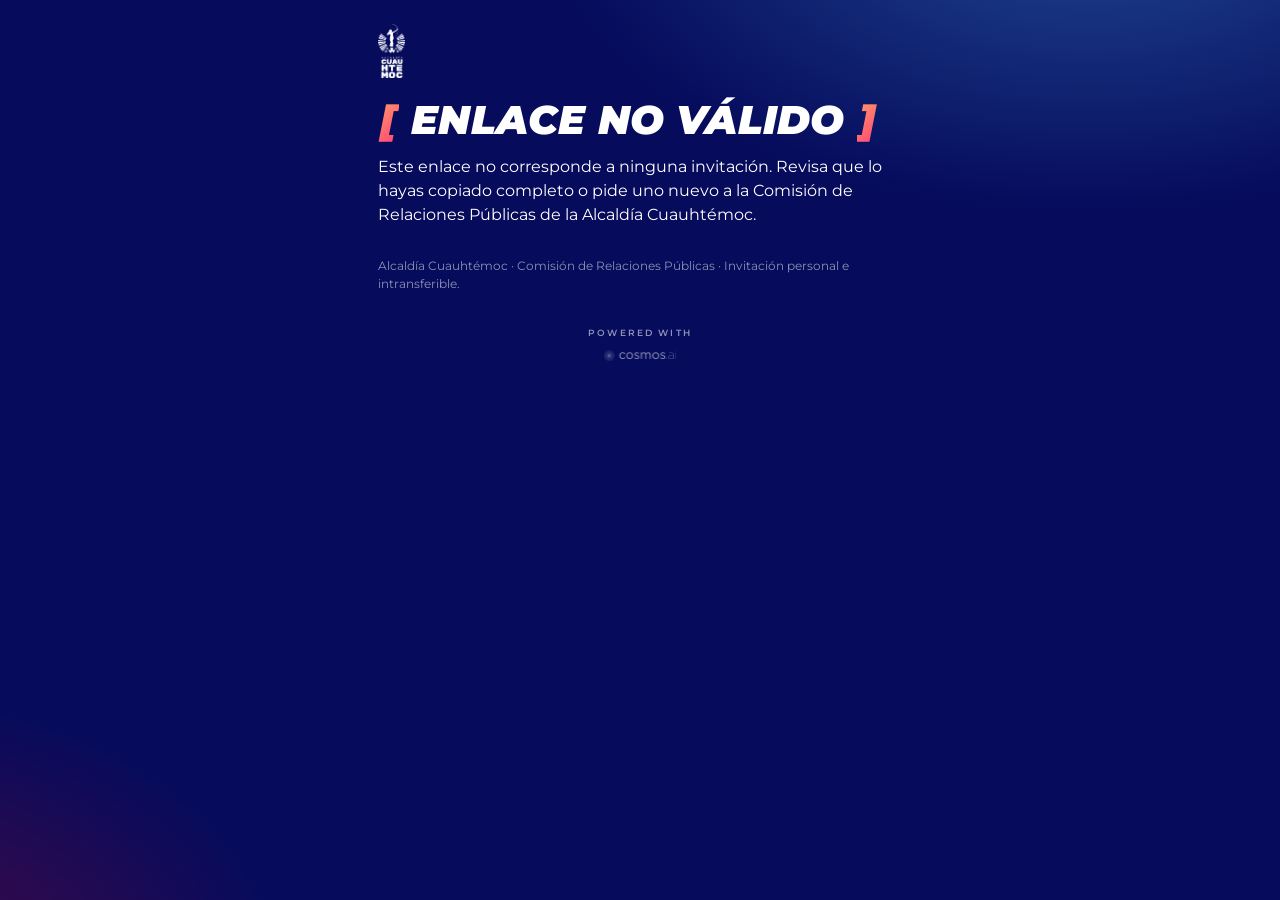
<file: invitado/index.html>
<!doctype html>
<html lang="es"><head><meta charset="utf-8">
<meta name="viewport" content="width=device-width,initial-scale=1">
<meta name="robots" content="noindex,nofollow,noarchive"><meta name="referrer" content="no-referrer">
<title>Tu invitación · 2º Informe de Actividades</title>
<meta name="description" content="La alcaldesa Alessandra Rojo de la Vega te invita a su 2º Informe de Actividades. Confirma tu asistencia y recibe tu acceso con código QR.">
<meta property="og:type" content="website"><meta property="og:locale" content="es_MX"><meta property="og:site_name" content="Aquí está · Alcaldía Cuauhtémoc">
<meta property="og:title" content="Tienes una invitación personal · 2º Informe de Actividades">
<meta property="og:description" content="Sábado 16 de enero · Arena México. Confirma tu asistencia y recibe tu acceso con código QR.">
<meta property="og:image" content="https://aquiesta.online/img/og-invitado.jpg"><meta property="og:image:width" content="1200"><meta property="og:image:height" content="630"><meta property="og:image:alt" content="Invitación personal al 2º Informe de Actividades de Alessandra Rojo de la Vega, 16 de enero, Arena México">
<meta name="twitter:card" content="summary_large_image"><meta name="twitter:image" content="https://aquiesta.online/img/og-invitado.jpg">
<link rel="preconnect" href="https://fonts.googleapis.com"><link rel="preconnect" href="https://fonts.gstatic.com" crossorigin>
<link href="https://fonts.googleapis.com/css2?family=Montserrat:ital,wght@0,500;0,600;0,700;0,800;0,900;1,800;1,900&display=swap" rel="stylesheet">
<link rel="stylesheet" href="../vip/vip.css">
</head><body>
<main class="wrap">
<img class="logo" src="../alcaldia.png" alt="Alcaldía Cuauhtémoc">

<section id="v-load"><p class="mut">Abriendo tu invitación…</p></section>

<section id="v-bad" class="oculto">
 <h1><span class="cb">[</span> Enlace no válido <span class="cb">]</span></h1>
 <p>Este enlace no corresponde a ninguna invitación. Revisa que lo hayas copiado completo o pide uno nuevo a la Comisión de Relaciones Públicas de la Alcaldía Cuauhtémoc.</p>
</section>

<section id="v-ask" class="oculto">
 <span class="k">Invitación personal</span>
 <h1><span class="cb">[</span> Aquí <br>está <span class="cb">]</span></h1>
 <p style="font-size:19px;font-weight:700">Hola, <span id="a-nom"></span>.</p>
 <p>La alcaldesa <b>Alessandra Rojo de la Vega</b> te invita a su <b>2º Informe de Actividades</b>.</p>
 <div class="card">
  <div class="dato"><b>Fecha</b><span>Sábado 16 de enero de 2027</span></div>
  <div class="dato"><b>Sede y hora</b><span id="a-sede">Arena México · Dr. Lavista 189, col. Doctores</span></div>
 </div>
 <div class="card">
  <h2>¿Vienes acompañado?</h2>
  <p class="mut">Tu invitación incluye un acompañante, con su propio código de acceso.</p>
  <label class="ch"><input type="checkbox" id="a-ac"> Asistiré con un acompañante</label>
  <div id="a-acbox" class="oculto"><input type="text" id="a-na" maxlength="80" placeholder="Nombre de tu acompañante (opcional)" autocomplete="off"></div>
 </div>
 <div id="a-err" class="err oculto">No pudimos guardar tu respuesta. Revisa tu conexión e inténtalo de nuevo.</div>
 <button class="btn" id="a-si">Confirmar mi asistencia</button>
 <button class="btn sec" id="a-no">No podré asistir</button>
</section>

<section id="v-ok" class="oculto">
 <span class="k">Asistencia confirmada</span>
 <h1><span class="cb">[</span> ¡Te esperamos! <span class="cb">]</span></h1>
 <p>Gracias, <span id="o-nom"></span>. Este es tu acceso. <b>Guárdalo en tu celular</b> y preséntalo en la entrada.</p>
 <div id="o-pases"></div>
 <div class="card">
  <div class="dato"><b>Fecha</b><span>Sábado 16 de enero de 2027</span></div>
  <div class="dato"><b>Sede y hora</b><span id="o-sede"></span></div>
 </div>
 <a class="btn sec" id="o-mapa" target="_blank" rel="noopener">Cómo llegar</a>
 <p class="mut">Cada código se usa una sola vez. Si tu acompañante llega por separado, puede mostrar el suyo.</p>
 <button class="btn sec" id="o-mod">Modificar mi respuesta</button>
</section>

<section id="v-no" class="oculto">
 <h1><span class="cb">[</span> Gracias por avisarnos <span class="cb">]</span></h1>
 <p>Registramos que no podrás asistir. Si cambias de opinión, vuelve a abrir este mismo enlace y confirma.</p>
 <button class="btn" id="n-volver">Quiero confirmar mi asistencia</button>
</section>

<p class="pie">Alcaldía Cuauhtémoc · Comisión de Relaciones Públicas · Invitación personal e intransferible.</p>
<p class="imp"><span>powered with</span><img src="../cosmos.png" alt="cosmos.ai"></p>
</main>
<script src="../vip/qr.js"></script><script src="../vip/vip.js?v=3"></script>
<script>
var T = new URLSearchParams(location.search).get('t') || '', EST = null;
function ver(id) { ['v-load', 'v-bad', 'v-ask', 'v-ok', 'v-no'].forEach(function (v) { $(v).classList.toggle('oculto', v !== id); }); window.scrollTo(0, 0); }
function primer(n) { return String(n).replace(/\s*\(.*\)\s*$/, '').trim(); }
function sede(e) { return e.sede || 'Arena México · Dr. Lavista 189, col. Doctores'; }

function pintar(e) {
  EST = e;
  $('a-nom').textContent = $('o-nom').textContent = primer(e.nombre);
  $('a-sede').textContent = $('o-sede').textContent = sede(e);
  if (e.mapa) { $('o-mapa').href = e.mapa; } else { $('o-mapa').classList.add('oculto'); }
  if (e.estado === 'confirmó') return pintarOk(e);
  if (e.estado === 'declinó') return ver('v-no');
  ver('v-ask');
}
function pase(titulo, nombre, codigo, entro, nota) {
  var d = document.createElement('div'); d.className = 'pase';
  d.innerHTML = '<small>' + esc(titulo) + '</small><b class="n">' + esc(nombre) + '</b><canvas></canvas><code>' + esc(codigo) + '</code>' +
    (entro ? '<span class="ent">✓ Entrada registrada</span>' : '') + (nota ? '<p class="nota">' + esc(nota) + '</p>' : '') +
    '<button class="btn" type="button">Guardar imagen</button>';
  dibujarQR(d.querySelector('canvas'), codigo, 560);
  d.querySelector('button').onclick = function () { descargar(titulo, nombre, codigo); };
  return d;
}
function pintarOk(e) {
  var c = $('o-pases'); c.innerHTML = '';
  c.appendChild(pase('Invitado', e.nombre, e.qr1, e.entro1));
  if (e.acomp) c.appendChild(pase('Acompañante', e.nombreAcomp || 'Acompañante de ' + primer(e.nombre), e.qr2, e.entro2, e.nombreAcomp ? '' : 'Puedes agregar su nombre en «Modificar mi respuesta».'));
  ver('v-ok');
}
// Imagen del pase para guardar o compartir (1080×1500).
function descargar(titulo, nombre, codigo) {
  var W = 1080, H = 1500, cv = document.createElement('canvas'); cv.width = W; cv.height = H; var g = cv.getContext('2d');
  var f = g.createLinearGradient(0, 0, W, H); f.addColorStop(0, '#060b5c'); f.addColorStop(1, '#0017bf'); g.fillStyle = f; g.fillRect(0, 0, W, H);
  var b = g.createLinearGradient(0, 0, W, 0); b.addColorStop(0, '#ffa368'); b.addColorStop(1, '#ff4174'); g.fillStyle = b; g.fillRect(0, 0, W, 18);
  g.fillStyle = '#fff'; g.textAlign = 'center';
  g.font = '800 34px Montserrat,Arial,sans-serif'; g.fillText('2º INFORME DE ACTIVIDADES', W / 2, 130);
  g.font = 'italic 900 78px Montserrat,Arial,sans-serif'; g.fillText('[ AQUÍ ESTÁ ]', W / 2, 235);
  g.font = '600 30px Montserrat,Arial,sans-serif'; g.fillText('Sábado 16 de enero de 2027', W / 2, 300);
  g.fillText(sede(EST).slice(0, 60), W / 2, 344);
  g.fillStyle = '#fff'; g.beginPath(); g.roundRect ? g.roundRect(150, 400, 780, 880, 36) : g.rect(150, 400, 780, 880); g.fill();
  var q = document.createElement('canvas'); dibujarQR(q, codigo, 640); g.drawImage(q, 220, 450, 640, 640);
  g.fillStyle = '#0017bf'; g.font = '800 30px Montserrat,Arial,sans-serif'; g.fillText(titulo.toUpperCase(), W / 2, 1150);
  g.fillStyle = '#101528'; g.font = '900 44px Montserrat,Arial,sans-serif'; g.fillText(nombre.slice(0, 34), W / 2, 1210);
  g.font = '700 30px ui-monospace,Menlo,monospace'; g.fillText(codigo, W / 2, 1258);
  g.fillStyle = 'rgba(255,255,255,.8)'; g.font = '600 26px Montserrat,Arial,sans-serif';
  g.fillText('Presenta este código en el acceso · se usa una sola vez', W / 2, 1360);
  g.fillStyle = 'rgba(255,255,255,.5)'; g.font = '600 22px Montserrat,Arial,sans-serif'; g.fillText('POWERED WITH COSMOS.AI', W / 2, 1460);
  var a = document.createElement('a'); a.download = 'pase-informe-' + titulo.toLowerCase() + '.png'; a.href = cv.toDataURL('image/png'); document.body.appendChild(a); a.click(); a.remove();
}

function enviar(params, btn) {
  $('a-err').classList.add('oculto'); var txt = btn.textContent; btn.disabled = true; btn.textContent = 'Guardando…';
  return api(params).then(function (r) { if (!r.ok) throw 0; pintar(r); }).catch(function () { $('a-err').classList.remove('oculto'); })
    .then(function () { btn.disabled = false; btn.textContent = txt; });
}
$('a-ac').onchange = function () { $('a-acbox').classList.toggle('oculto', !this.checked); };
$('a-si').onclick = function () { enviar({ a: 'conf', t: T, acomp: $('a-ac').checked ? '1' : '0', na: $('a-ac').checked ? $('a-na').value : '' }, this); };
$('a-no').onclick = function () { enviar({ a: 'no', t: T }, this); };
$('n-volver').onclick = function () { ver('v-ask'); };
$('o-mod').onclick = function () {
  $('a-ac').checked = !!EST.acomp; $('a-acbox').classList.toggle('oculto', !EST.acomp); $('a-na').value = EST.nombreAcomp || ''; ver('v-ask');
};

if (!/^[a-f0-9]{24}$/.test(T)) ver('v-bad');
else api({ a: 'inv', t: T }).then(function (r) { if (!r.ok) return ver('v-bad'); pintar(r); }).catch(function () { $('v-load').innerHTML = '<p>No pudimos abrir tu invitación. Revisa tu conexión y vuelve a intentarlo.</p>'; });
</script></body></html>
</file>
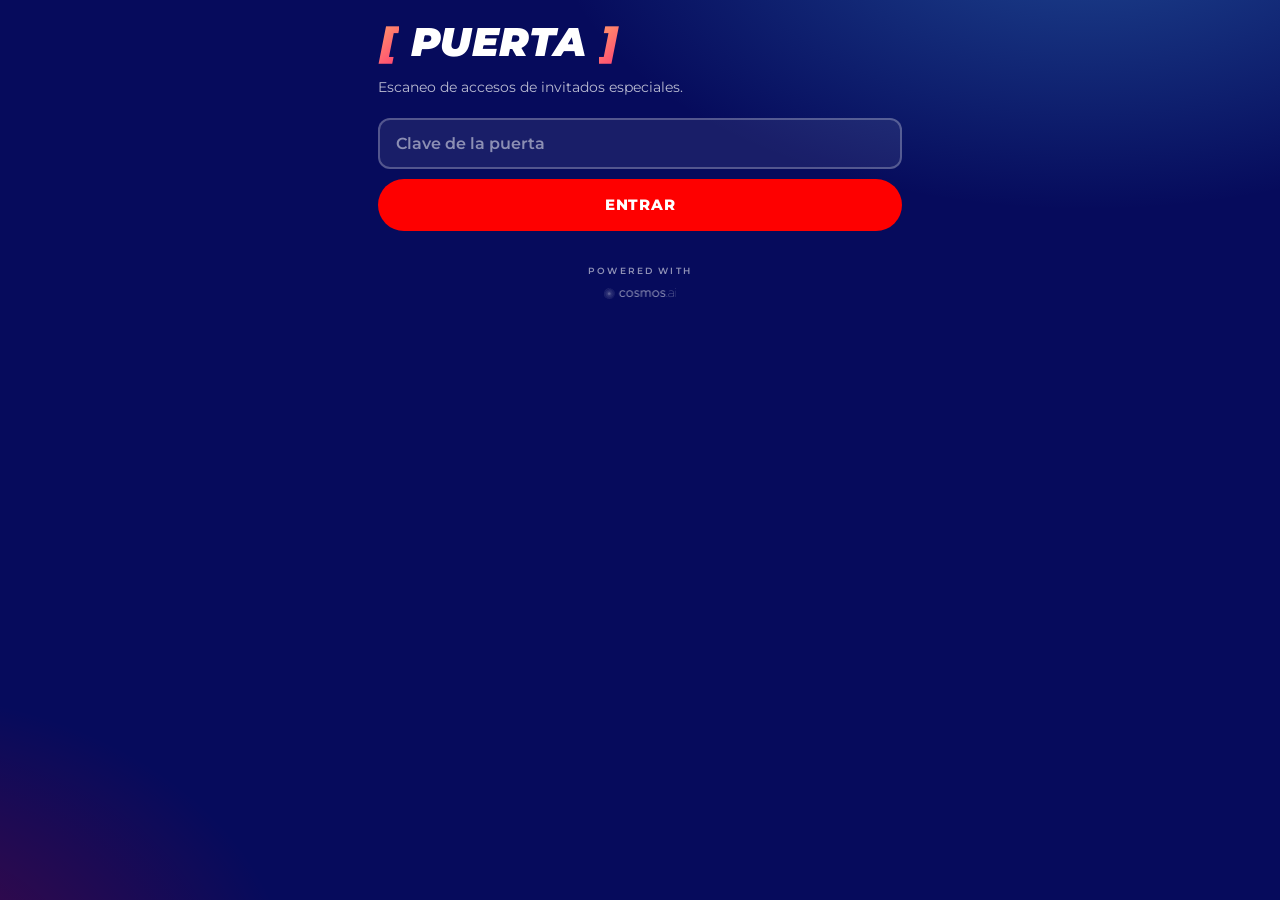
<file: puerta/index.html>
<!doctype html>
<html lang="es"><head><meta charset="utf-8">
<meta name="viewport" content="width=device-width,initial-scale=1">
<meta name="robots" content="noindex,nofollow,noarchive"><meta name="referrer" content="no-referrer">
<title>Puerta · Escaneo de accesos</title>
<link rel="preconnect" href="https://fonts.googleapis.com"><link rel="preconnect" href="https://fonts.gstatic.com" crossorigin>
<link href="https://fonts.googleapis.com/css2?family=Montserrat:ital,wght@0,500;0,600;0,700;0,800;0,900;1,800;1,900&display=swap" rel="stylesheet">
<link rel="stylesheet" href="../vip/vip.css">
</head><body>
<main class="wrap">
<h1><span class="cb">[</span> Puerta <span class="cb">]</span></h1>

<section id="login">
 <p class="mut">Escaneo de accesos de invitados especiales.</p>
 <form id="f-login"><input type="password" id="clave" placeholder="Clave de la puerta" autocomplete="off" autocapitalize="characters"><button class="btn">Entrar</button></form>
 <div id="l-err" class="err oculto">Clave incorrecta.</div>
</section>

<section id="app" class="oculto">
 <div class="visor"><video id="video" playsinline muted></video></div>
 <p class="mut" id="estado" style="text-align:center">Apunta la cámara al código QR.</p>
 <div id="res" class="oculto"></div>
 <form id="f-man" class="card"><h2>¿No lee? Escribe el código</h2><input type="text" id="man" placeholder="AQ-XXXXXXXXXX" autocomplete="off" autocapitalize="characters"><button class="btn">Verificar</button></form>
</section>
<p class="imp"><span>powered with</span><img src="../cosmos.png" alt="cosmos.ai"></p>
</main>
<canvas id="cv" class="oculto"></canvas>
<script src="../vip/jsqr.js"></script><script src="../vip/vip.js?v=3"></script>
<script>
var K = leer('puK'), ULT = '', ULT_T = 0, STREAM = null, OCUPADO = false;
function mostrar(r) {
  var d = $('res'), t = { valido: 'Adelante', usado: 'Ya entró', invalido: 'Código inválido', cancelado: 'Cancelado' }[r.r] || 'Error';
  d.className = 'res ' + (r.r || 'invalido');
  d.innerHTML = '<b class="t">' + t + '</b>' + (r.nombre ? '<div class="nm">' + esc(r.nombre) + '</div><div class="cg">' + esc(r.tipo || '') + (r.cargo ? '<br>' + esc(r.cargo) : '') +
    (r.cuando ? '<br>Entró: ' + esc(r.cuando) : '') + '</div>' : '<div class="cg">Este código no corresponde a ningún acceso.</div>');
  if (navigator.vibrate) navigator.vibrate(r.r === 'valido' ? 80 : [120, 80, 120]);
  window.scrollTo(0, 0);
}
function verificar(c) {
  OCUPADO = true; $('estado').textContent = 'Verificando…';
  return api({ a: 'scan', k: K, cod: c }).then(function (r) {
    if (!r.ok && r.e === 'clave') { sessionStorage.removeItem('puK'); location.reload(); return; }
    if (!r.ok) throw 0; mostrar(r); $('estado').textContent = 'Apunta la cámara al siguiente código.';
  }).catch(function () { mostrar({ r: 'error' }); $('estado').textContent = 'Sin conexión. Reintenta.'; ULT = ''; })
    .then(function () { OCUPADO = false; });
}
function ciclo() {
  var v = $('video');
  if (!OCUPADO && v.readyState >= 2) {
    var cv = $('cv'), w = v.videoWidth, h = v.videoHeight, s = Math.min(1, 640 / w); cv.width = Math.round(w * s); cv.height = Math.round(h * s);
    var g = cv.getContext('2d', { willReadFrequently: true }); g.drawImage(v, 0, 0, cv.width, cv.height);
    var q = jsQR(g.getImageData(0, 0, cv.width, cv.height).data, cv.width, cv.height, { inversionAttempts: 'dontInvert' });
    if (q && /^AQ-[A-Z0-9]{10}$/.test(q.data.trim().toUpperCase())) {
      var c = q.data.trim().toUpperCase();
      if (c !== ULT || Date.now() - ULT_T > 5000) { ULT = c; ULT_T = Date.now(); $('res').classList.remove('oculto'); verificar(c); }
    }
  }
  setTimeout(ciclo, 140);
}
function camara() {
  if (!navigator.mediaDevices || !navigator.mediaDevices.getUserMedia) { $('estado').textContent = 'Este navegador no abre la cámara: escribe el código a mano.'; return; }
  navigator.mediaDevices.getUserMedia({ video: { facingMode: { ideal: 'environment' } }, audio: false }).then(function (s) {
    STREAM = s; var v = $('video'); v.srcObject = s; v.play(); ciclo();
  }).catch(function () { $('estado').textContent = 'No se pudo abrir la cámara (revisa el permiso). Puedes escribir el código a mano.'; });
}
function entrar() { $('login').classList.add('oculto'); $('app').classList.remove('oculto'); camara(); }
$('f-login').onsubmit = function (ev) {
  ev.preventDefault(); K = $('clave').value.replace(/[\u2010-\u2015\u2212]/g, '-').replace(/\s+/g, '').toUpperCase(); $('l-err').classList.add('oculto');
  api({ a: 'scan', k: K, cod: 'AQ-0000000000' }).then(function (r) { if (r.ok) { guardar('puK', K); entrar(); } else $('l-err').classList.remove('oculto'); })
    .catch(function (e) { $('l-err').textContent = 'No se pudo conectar con el servidor. Revisa tu internet y vuelve a intentar.'; $('l-err').classList.remove('oculto'); });
};
$('f-man').onsubmit = function (ev) { ev.preventDefault(); var c = $('man').value.trim().toUpperCase(); if (!c) return; $('res').classList.remove('oculto'); verificar(c); $('man').value = ''; };
if (K) entrar();
</script></body></html>
</file>
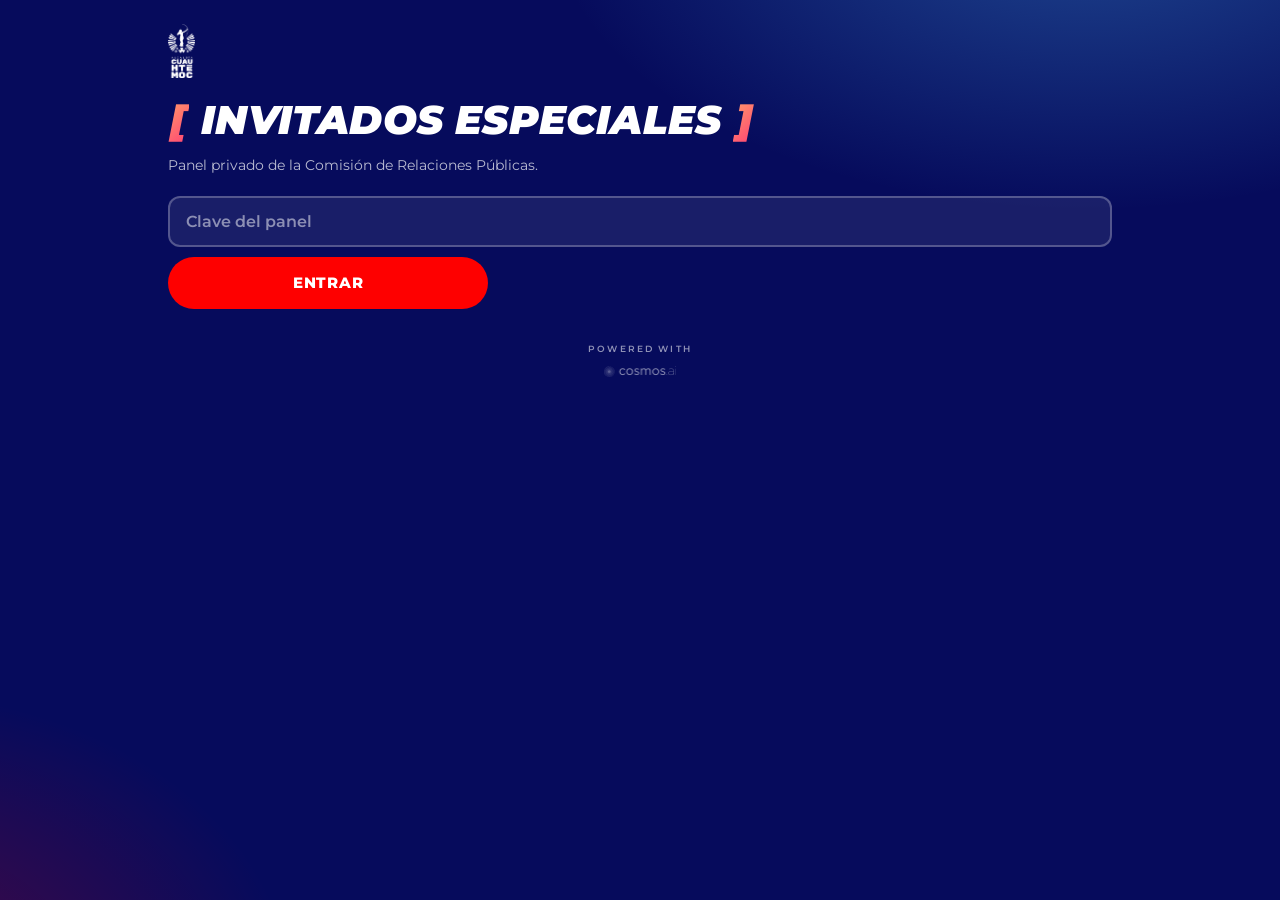
<file: rp/index.html>
<!doctype html>
<html lang="es"><head><meta charset="utf-8">
<meta name="viewport" content="width=device-width,initial-scale=1">
<meta name="robots" content="noindex,nofollow,noarchive"><meta name="referrer" content="no-referrer">
<title>Panel de invitados · Relaciones Públicas</title>
<link rel="preconnect" href="https://fonts.googleapis.com"><link rel="preconnect" href="https://fonts.gstatic.com" crossorigin>
<link href="https://fonts.googleapis.com/css2?family=Montserrat:ital,wght@0,500;0,600;0,700;0,800;0,900;1,800;1,900&display=swap" rel="stylesheet">
<link rel="stylesheet" href="../vip/vip.css">
</head><body>
<main class="wrap ancho">
<img class="logo" src="../alcaldia.png" alt="Alcaldía Cuauhtémoc">
<h1><span class="cb">[</span> Invitados especiales <span class="cb">]</span></h1>

<section id="login">
 <p class="mut">Panel privado de la Comisión de Relaciones Públicas.</p>
 <form id="f-login"><input type="password" id="clave" placeholder="Clave del panel" autocomplete="off" autocapitalize="characters"><button class="btn" style="max-width:320px">Entrar</button></form>
 <div id="l-err" class="err oculto">Clave incorrecta.</div>
</section>

<section id="panel" class="oculto">
 <div class="cifras" id="cifras"></div>
 <div class="card">
  <h2>Mensaje de WhatsApp</h2>
  <p class="mut">Usa <b>{nombre}</b> y <b>{enlace}</b>: se sustituyen por los de cada invitado. Tu texto se guarda en este navegador.</p>
  <textarea id="plantilla" class="msg"></textarea>
 </div>
 <div class="chips" id="chips"></div>
 <div style="display:grid;grid-template-columns:2fr 1fr;gap:10px"><input type="search" id="buscar" placeholder="Buscar por nombre o cargo"><select id="cat"></select></div>
 <p class="mut" id="cuenta" style="margin-top:12px"></p>
 <div id="lista"></div>
 <p class="pie">Para que el botón de WhatsApp abra el chat directo, escribe el celular de 10 dígitos en la columna «Celular» de la hoja Invitados. Sin celular, usa «Copiar mensaje».</p>
</section>
<p class="imp"><span>powered with</span><img src="../cosmos.png" alt="cosmos.ai"></p>
</main>
<script src="../vip/vip.js?v=3"></script>
<script>
var K = leer('rpK'), D = [], FILTRO = 'todos', SEDE = '';
var PLANT = 'Estimado(a) {nombre}:\n\nLa alcaldesa Alessandra Rojo de la Vega tiene el honor de invitarle a su 2º Informe de Actividades, el sábado 16 de enero de 2027{sede}.\n\nPara confirmar su asistencia y recibir su acceso personal (incluye un acompañante), ingrese a su enlace:\n{enlace}\n\nAgradecemos de antemano su respuesta.\nComisión de Relaciones Públicas · Alcaldía Cuauhtémoc';
try { PLANT = localStorage.getItem('rpPlantilla') || PLANT; } catch (e) {}
$('plantilla').value = PLANT;
$('plantilla').oninput = function () { try { localStorage.setItem('rpPlantilla', this.value); } catch (e) {} };

function enlace(t) { return location.origin + '/invitado/?t=' + t; }
function msg(x) { return $('plantilla').value.replace('{nombre}', x.nombre.replace(/\s*\(.*\)\s*$/, '')).replace('{sede}', SEDE ? ', ' + SEDE : '').replace('{enlace}', enlace(x.t)); }
function estado(x) { return x.estado === 'confirmó' ? 'confirmo' : x.estado === 'declinó' ? 'declino' : x.visto ? 'visto' : 'pendiente'; }
var ROT = { confirmo: 'Confirmó', declino: 'Declinó', visto: 'Abrió, sin responder', pendiente: 'Sin abrir' };

function cargar(primera) {
  return api({ a: 'panel', k: K }).then(function (r) {
    if (!r.ok) { if (primera) { $('l-err').classList.remove('oculto'); } return; }
    guardar('rpK', K); D = r.lista; SEDE = r.sede || ''; $('login').classList.add('oculto'); $('panel').classList.remove('oculto'); pintar();
  }).catch(function () { if (primera) { $('l-err').textContent = 'No se pudo conectar.'; $('l-err').classList.remove('oculto'); } });
}
function pintar() {
  var n = D.length, c = D.filter(function (x) { return x.estado === 'confirmó'; }), ac = c.filter(function (x) { return x.acomp; }).length;
  var ent = D.reduce(function (s, x) { return s + (x.ent1 ? 1 : 0) + (x.ent2 ? 1 : 0); }, 0);
  var cnt = { todos: n, pendiente: 0, visto: 0, confirmo: 0, declino: 0 }; D.forEach(function (x) { cnt[estado(x)]++; });
  $('cifras').innerHTML = [['Invitados', n], ['Confirmaron', c.length], ['Acompañantes', ac], ['Asistentes esperados', c.length + ac], ['Declinaron', cnt.declino], ['Sin responder', cnt.pendiente + cnt.visto], ['Han entrado', ent]]
    .map(function (a) { return '<div><b>' + a[1] + '</b><span>' + a[0] + '</span></div>'; }).join('');
  $('chips').innerHTML = [['todos', 'Todos'], ['pendiente', 'Sin abrir'], ['visto', 'Abrió, sin responder'], ['confirmo', 'Confirmaron'], ['declino', 'Declinaron']]
    .map(function (a) { return '<button class="chip' + (FILTRO === a[0] ? ' on' : '') + '" data-f="' + a[0] + '">' + a[1] + ' (' + cnt[a[0]] + ')</button>'; }).join('');
  var cats = {}; D.forEach(function (x) { cats[x.cat] = 1; }); var sel = $('cat'), v = sel.value;
  sel.innerHTML = '<option value="">Todas las categorías</option>' + Object.keys(cats).sort().map(function (k) { return '<option>' + esc(k) + '</option>'; }).join(''); sel.value = v;
  var q = $('buscar').value.toLowerCase().normalize('NFD').replace(/[̀-ͯ]/g, '');
  var L = D.filter(function (x) {
    return (FILTRO === 'todos' || estado(x) === FILTRO) && (!sel.value || x.cat === sel.value) &&
      (!q || (x.nombre + ' ' + x.cargo).toLowerCase().normalize('NFD').replace(/[̀-ͯ]/g, '').indexOf(q) >= 0);
  });
  $('cuenta').textContent = L.length + ' de ' + n;
  $('lista').innerHTML = L.map(function (x) {
    var e = estado(x), i = D.indexOf(x);
    var wa = x.cel && x.cel.length === 10 ? '<a class="btn peq" target="_blank" rel="noopener" href="https://wa.me/52' + x.cel + '?text=' + encodeURIComponent(msg(x)) + '">WhatsApp</a>' : '';
    return '<div class="fila"><div><div class="nm">' + esc(x.nombre) + ' <small class="mut">' + esc(/^\d{1,4}$/.test(x.id) ? ('0000' + x.id).slice(-4) : x.id) + '</small></div><div class="cg">' + esc(x.cargo) + '</div></div>' +
      '<span class="est ' + e + '">' + ROT[e] + '</span><div class="ac">' + wa +
      '<button class="btn peq sec" data-m="' + i + '">Copiar mensaje</button><button class="btn peq sec" data-e="' + i + '">Copiar enlace</button>' +
      (x.estado === 'confirmó' ? '<span class="mut" style="align-self:center;font-size:12.5px">' + (x.acomp ? 'Con acompañante' + (x.nacomp ? ': ' + esc(x.nacomp) : '') : 'Sin acompañante') + (x.ent1 || x.ent2 ? ' · entró ' + esc(x.ent1 || x.ent2) : '') + '</span>' : '') + '</div></div>';
  }).join('');
}
function copiar(txt, btn) {
  var ok = function () { var t = btn.textContent; btn.textContent = '¡Copiado!'; setTimeout(function () { btn.textContent = t; }, 1400); };
  if (navigator.clipboard && navigator.clipboard.writeText) navigator.clipboard.writeText(txt).then(ok, function () { prompt('Copia el texto:', txt); });
  else { var a = document.createElement('textarea'); a.value = txt; document.body.appendChild(a); a.select(); try { document.execCommand('copy'); ok(); } catch (e) {} a.remove(); }
}
document.addEventListener('click', function (ev) {
  var b = ev.target.closest('button'); if (!b) return;
  if (b.dataset.f) { FILTRO = b.dataset.f; pintar(); }
  if (b.dataset.m) copiar(msg(D[b.dataset.m]), b);
  if (b.dataset.e) copiar(enlace(D[b.dataset.e].t), b);
});
$('buscar').oninput = $('cat').onchange = pintar; $('plantilla').addEventListener('input', pintar);
$('f-login').onsubmit = function (ev) { ev.preventDefault(); K = $('clave').value.replace(/[\u2010-\u2015\u2212]/g, '-').replace(/\s+/g, '').toUpperCase(); $('l-err').classList.add('oculto'); cargar(true); };
if (K) cargar(false);
setInterval(function () { if (K && !$('panel').classList.contains('oculto') && document.activeElement.id !== 'plantilla') cargar(false); }, 60000);
</script></body></html>
</file>
<file: vip/vip.css>
:root{--azul:#0017bf;--noche:#060b5c;--rojo:#fe0000;--cielo:#4db6f5;--naranja:#ffa368;--rosa:#ff4174;--ok:#12b76a;--aviso:#f5a524}
*{box-sizing:border-box;margin:0}
html{-webkit-text-size-adjust:100%}
body{font-family:Montserrat,system-ui,sans-serif;background:var(--noche);color:#fff;min-height:100vh;min-height:100dvh;line-height:1.5;
background-image:radial-gradient(900px 500px at 85% -10%,rgba(77,182,245,.35),transparent 60%),radial-gradient(700px 500px at -10% 110%,rgba(254,0,0,.28),transparent 60%)}
.wrap{max-width:560px;margin:0 auto;padding:22px 18px 48px}
.wrap.ancho{max-width:980px}
.logo{display:block;height:54px;width:auto;margin:2px 0 22px}
.cb{background:linear-gradient(135deg,var(--naranja),var(--rosa));-webkit-background-clip:text;background-clip:text;color:transparent;font-weight:900;padding:0 .06em}
h1{font-weight:900;font-style:italic;text-transform:uppercase;font-size:clamp(28px,8vw,40px);line-height:1.02;letter-spacing:.005em;margin-bottom:14px}
h2{font-weight:800;font-size:18px;margin-bottom:8px}
.k{display:inline-block;font:800 11px Montserrat,sans-serif;letter-spacing:.14em;text-transform:uppercase;color:#fff;background:var(--azul);padding:6px 12px;border-radius:999px;margin-bottom:16px}
.card{background:rgba(255,255,255,.07);border:1px solid rgba(255,255,255,.16);border-radius:18px;padding:20px;margin:16px 0;backdrop-filter:blur(6px)}
.card.claro{background:#fff;color:#101528;border:0}
p{margin:0 0 12px;font-size:16px}
.mut{color:rgba(255,255,255,.72);font-size:14px}
.dato{display:flex;gap:12px;padding:10px 0;border-bottom:1px solid rgba(255,255,255,.14);font-size:15px}
.dato:last-child{border:0}
.dato b{flex:0 0 96px;font:800 11px Montserrat,sans-serif;letter-spacing:.1em;text-transform:uppercase;color:var(--cielo);padding-top:3px}
.btn{display:block;width:100%;border:0;border-radius:999px;padding:16px 22px;font:800 15px Montserrat,sans-serif;letter-spacing:.05em;text-transform:uppercase;text-align:center;text-decoration:none;cursor:pointer;color:#fff;background:var(--rojo);margin:10px 0;min-height:52px}
.btn:active{transform:scale(.99)}
.btn.sec{background:transparent;border:2px solid rgba(255,255,255,.4)}
.btn.peq{display:inline-block;width:auto;padding:10px 16px;font-size:12px;min-height:0;margin:4px 6px 4px 0}
.btn[disabled]{opacity:.45;cursor:not-allowed}
label.ch{display:flex;gap:12px;align-items:flex-start;font-size:16px;font-weight:600;cursor:pointer;margin:6px 0}
label.ch input{width:22px;height:22px;margin-top:2px;accent-color:var(--rojo);flex:0 0 auto}
input[type=text],input[type=password],input[type=search],select,textarea{width:100%;font:600 16px Montserrat,sans-serif;padding:14px 16px;border-radius:12px;border:2px solid rgba(255,255,255,.25);background:rgba(255,255,255,.08);color:#fff;margin-top:8px}
input::placeholder,textarea::placeholder{color:rgba(255,255,255,.5)}
select option{color:#101528}
input:focus,select:focus,textarea:focus{outline:3px solid var(--cielo);outline-offset:1px}
.oculto{display:none!important}
.pase{background:#fff;color:#101528;border-radius:20px;padding:20px 20px 18px;margin:16px 0;text-align:center;position:relative;overflow:hidden}
.pase:before{content:"";position:absolute;left:0;right:0;top:0;height:8px;background:linear-gradient(90deg,var(--naranja),var(--rosa))}
.pase small{display:block;font:800 11px Montserrat,sans-serif;letter-spacing:.14em;text-transform:uppercase;color:var(--azul);margin-top:6px}
.pase b.n{display:block;font-weight:900;font-size:21px;line-height:1.15;margin:4px 0 12px}
.pase canvas{width:min(78vw,260px);height:auto;aspect-ratio:1;image-rendering:pixelated;border-radius:6px}
.pase code{display:block;font:700 15px ui-monospace,Menlo,monospace;letter-spacing:.12em;margin:10px 0 2px;color:#101528}
.pase .nota{font-size:13px;color:#6b7488;margin:6px 0 10px}
.pase .btn{background:var(--azul)}
.pase .ent{display:inline-block;background:#e8f8f0;color:#067647;font:800 12px Montserrat,sans-serif;padding:6px 12px;border-radius:999px;margin:6px 0}
.err{background:rgba(254,0,0,.18);border:1px solid rgba(254,0,0,.5);border-radius:12px;padding:12px 14px;margin:12px 0;font-size:14px}
.pie{margin-top:30px;font-size:12px;color:rgba(255,255,255,.55)}
/* panel */
.cifras{display:grid;grid-template-columns:repeat(auto-fit,minmax(120px,1fr));gap:10px;margin:16px 0}
.cifras div{background:rgba(255,255,255,.08);border:1px solid rgba(255,255,255,.16);border-radius:14px;padding:12px 14px}
.cifras b{display:block;font-weight:900;font-size:28px;line-height:1.1}
.cifras span{font:700 11px Montserrat,sans-serif;letter-spacing:.08em;text-transform:uppercase;color:var(--cielo)}
.chips{display:flex;flex-wrap:wrap;gap:8px;margin:12px 0}
.chip{border:2px solid rgba(255,255,255,.3);background:transparent;color:#fff;border-radius:999px;padding:8px 14px;font:700 13px Montserrat,sans-serif;cursor:pointer}
.chip.on{background:#fff;color:var(--noche);border-color:#fff}
.fila{background:rgba(255,255,255,.07);border:1px solid rgba(255,255,255,.14);border-radius:14px;padding:12px 14px;margin:8px 0;display:grid;grid-template-columns:1fr auto;gap:6px 12px;align-items:center}
.fila .nm{font-weight:800;font-size:16px}
.fila .cg{font-size:12.5px;color:rgba(255,255,255,.7);line-height:1.35}
.fila .ac{grid-column:1/-1;display:flex;flex-wrap:wrap;gap:4px}
.est{font:800 11px Montserrat,sans-serif;letter-spacing:.08em;text-transform:uppercase;padding:6px 10px;border-radius:999px;white-space:nowrap}
.est.pendiente{background:rgba(255,255,255,.14)}
.est.visto{background:rgba(245,165,36,.25);color:#ffd48a}
.est.confirmo{background:rgba(18,183,106,.28);color:#7ef0b8}
.est.declino{background:rgba(254,0,0,.3);color:#ffb3b3}
.msg{min-height:110px}
/* puerta */
.visor{position:relative;border-radius:18px;overflow:hidden;background:#000;aspect-ratio:1;max-height:56vh;margin:12px auto}
.visor video{width:100%;height:100%;object-fit:cover}
.visor:after{content:"";position:absolute;inset:14%;border:5px solid rgba(255,255,255,.85);border-radius:16px;pointer-events:none}
.res{border-radius:20px;padding:22px 20px;margin:14px 0;text-align:center}
.res.valido{background:var(--ok)}.res.usado{background:var(--aviso);color:#201400}.res.invalido,.res.cancelado{background:var(--rojo)}
.res b.t{display:block;font:900 30px/1.05 Montserrat,sans-serif;text-transform:uppercase;font-style:italic}
.res .nm{font-weight:900;font-size:24px;line-height:1.15;margin:10px 0 4px}
.res .cg{font-size:14px;opacity:.92}
.imp{margin:34px 0 0;text-align:center;opacity:.55}
.imp span{display:block;font:600 9px Montserrat,sans-serif;letter-spacing:.24em;text-transform:uppercase;margin-bottom:6px}
.imp img{height:13px;width:auto}
</file>
